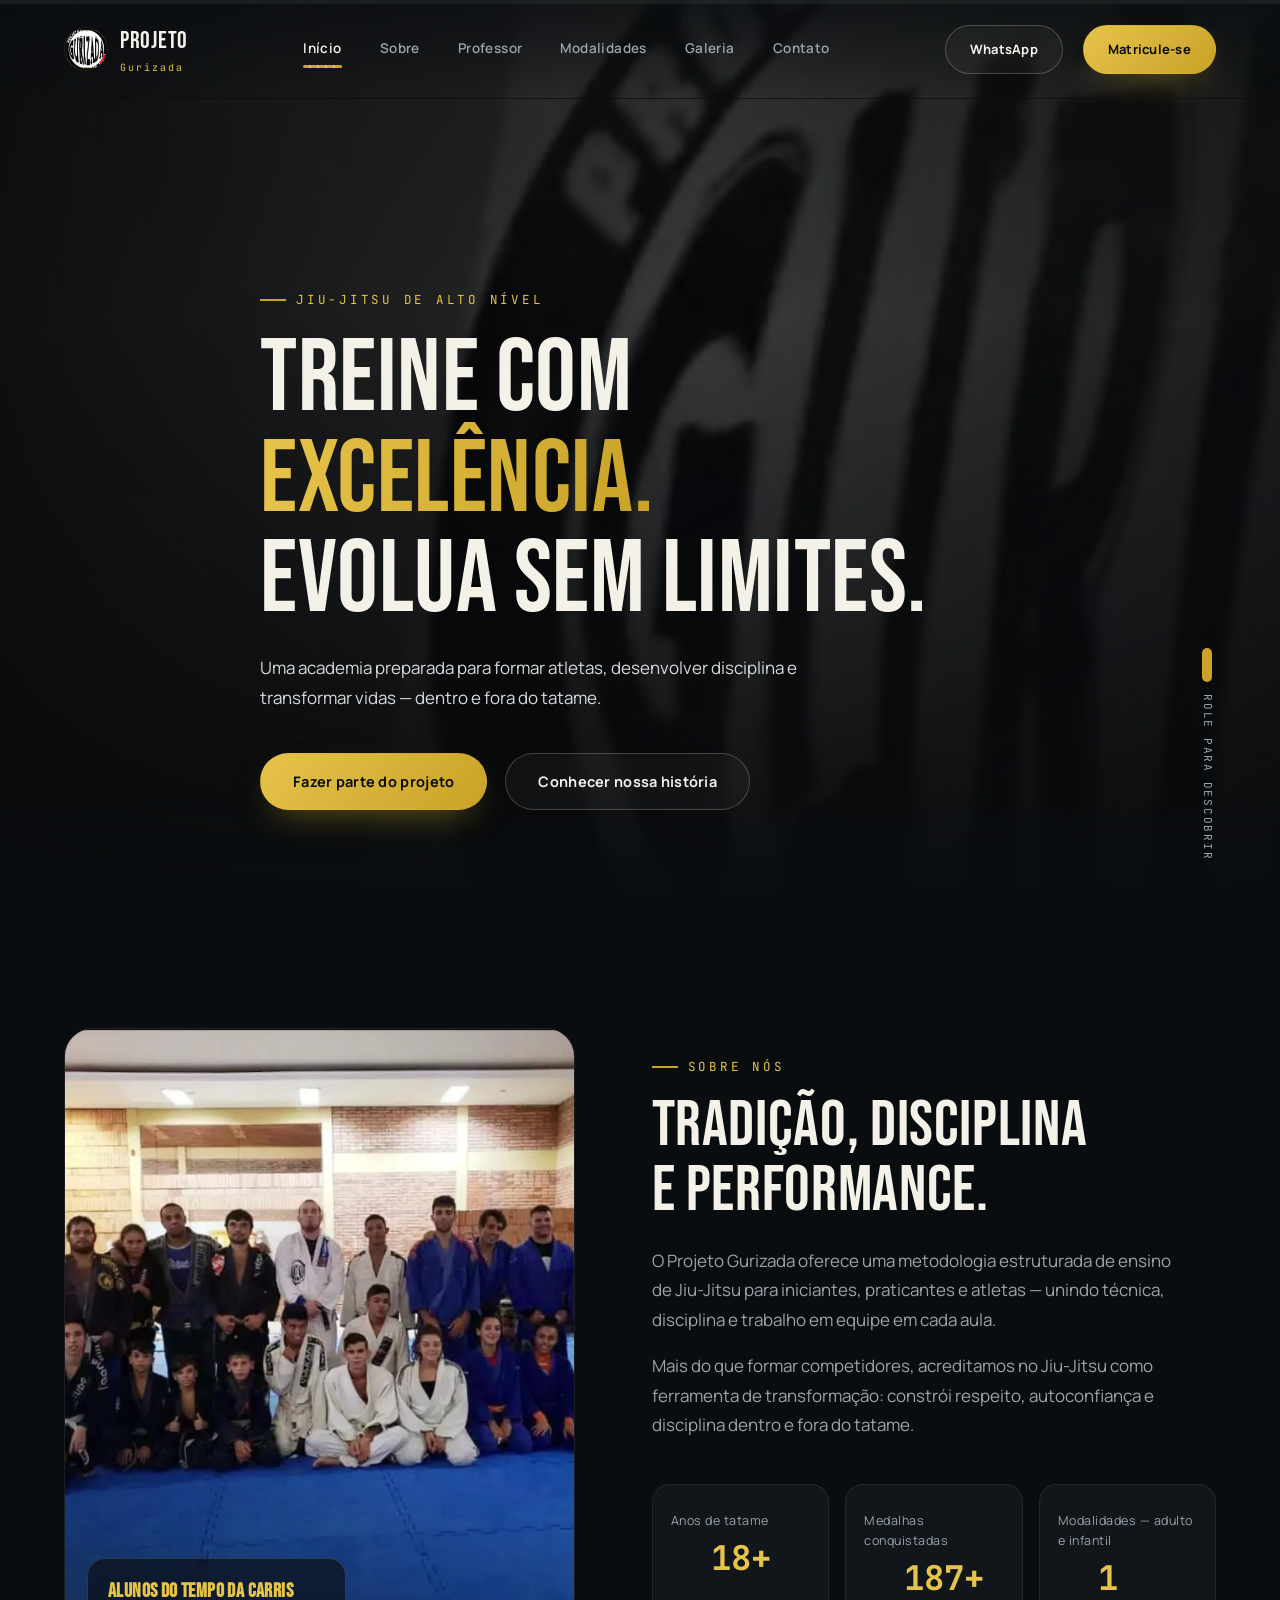
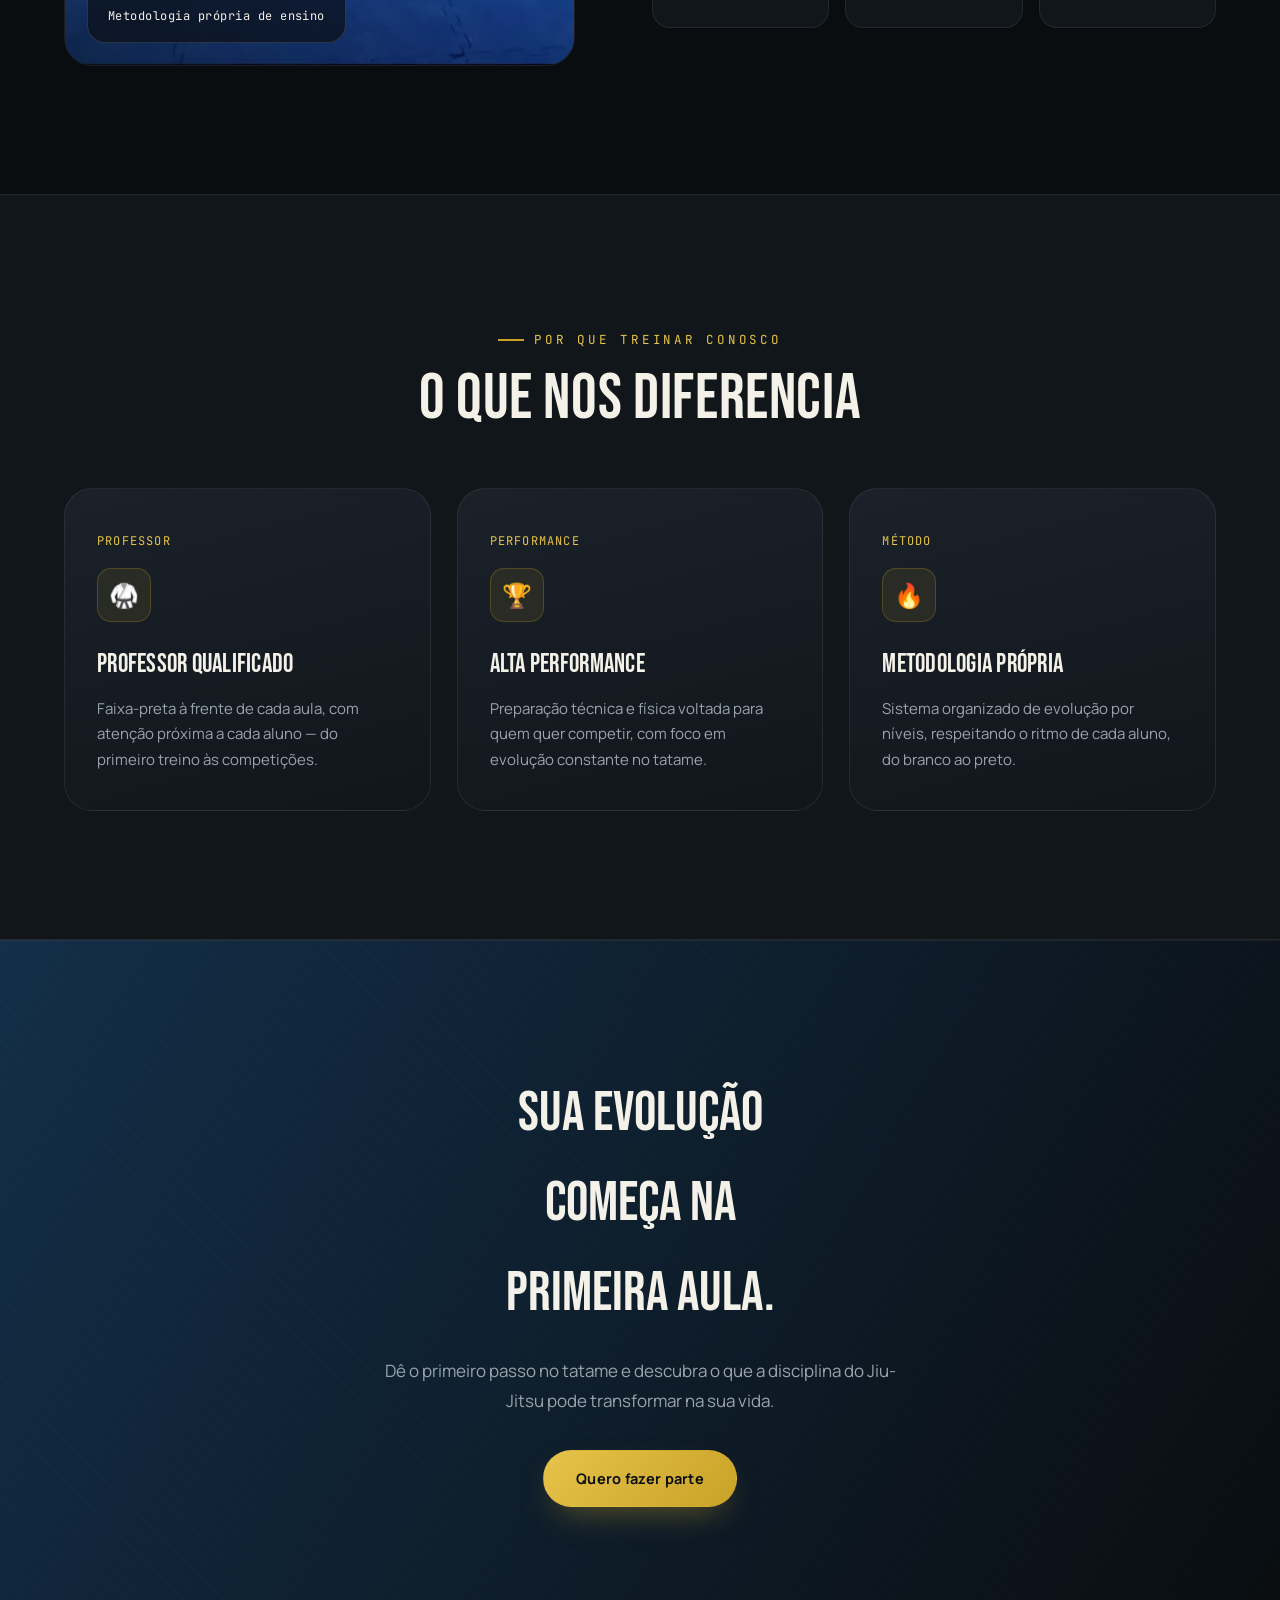
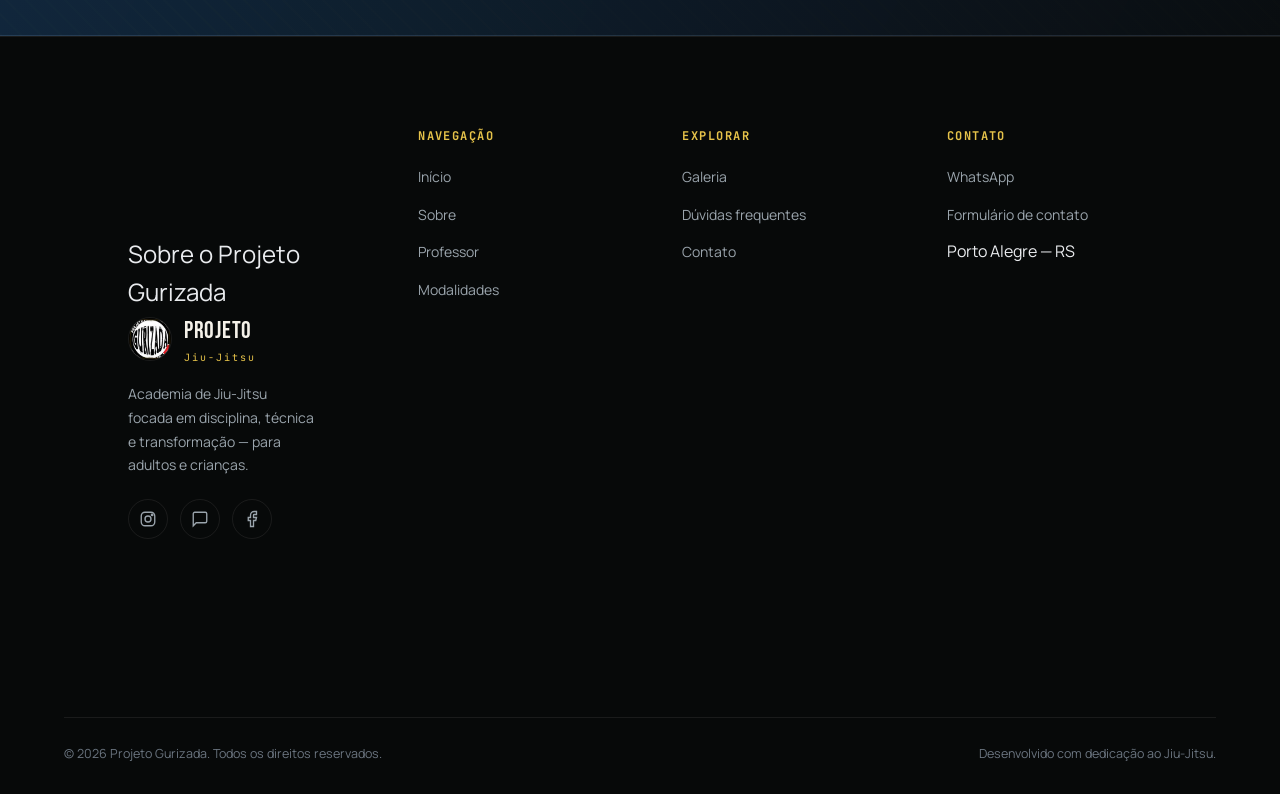
<file: index.html>
<!DOCTYPE html>
<html lang="pt-BR">
<head>
<meta charset="UTF-8">
<meta name="viewport" content="width=device-width, initial-scale=1.0">

<title>Projeto Gurizada | Academia de Jiu-Jitsu — Tradição, Disciplina e Alta Performance</title>

<meta name="description" content="Academia de Jiu-Jitsu em Porto Alegre. Aulas para adultos e crianças com professor faixa-preta. Metodologia estruturada, disciplina e evolução técnica em cada treino.">
<meta name="author" content="Projeto Gurizada">
<meta name="robots" content="index, follow">
<meta name="theme-color" content="#0a0d10">
<meta name="referrer" content="strict-origin-when-cross-origin">
<meta property="og:type" content="website">
<meta property="og:locale" content="pt_BR">
<meta property="og:site_name" content="Projeto Gurizada">
<meta property="og:title" content="Projeto Gurizada | Academia de Jiu-Jitsu em Porto Alegre">
<meta property="og:description" content="Academia de Jiu-Jitsu em Porto Alegre para adultos e crianças, com foco em disciplina, técnica, evolução e alta performance.">
<meta property="og:url" content="https://www.projetogurizada.com.br/">
<meta name="twitter:card" content="summary_large_image">
<meta name="twitter:title" content="Projeto Gurizada | Academia de Jiu-Jitsu em Porto Alegre">
<meta name="twitter:description" content="Jiu-Jitsu para adultos e crianças em Porto Alegre. Técnica, disciplina e evolução no tatame.">
<link rel="canonical" href="https://www.projetogurizada.com.br/">
<link rel="alternate" hreflang="pt-BR" href="https://www.projetogurizada.com.br/">
<link rel="alternate" hreflang="x-default" href="https://www.projetogurizada.com.br/">

<!-- Favicons -->
<link rel="icon" type="image/png" sizes="32x32" alt="Icone do Site" href="img/favicon-32.png">
<link rel="apple-touch-icon" sizes="180x180" alt="Icone do Site" href="img/apple-touch-icon.png">
<link rel="manifest" href="site.webmanifest">

<!-- Pré-Conexão & Fontes -->
<link rel="preconnect" href="https://fonts.googleapis.com">
<link rel="preconnect" href="https://fonts.gstatic.com" crossorigin>
<link href="https://fonts.googleapis.com/css2?family=Bebas+Neue&family=Manrope:wght@400;500;600;700;800&family=JetBrains+Mono:wght@400;500;700&display=swap" rel="stylesheet">

<link rel="stylesheet" href="css/style.css">

</head>

<body>
<!-- Conteúdo principal organizado em landmarks. -->

<a class="skip-link" href="#conteudo">Pular para o conteúdo</a>

<!-- Barra de Progresso da faixa -->
<div class="belt-progress" aria-hidden="true"><div class="belt-progress__fill"></div></div>

<!-- HEADER -->
<header class="header">
  <a class="brand" href="index.html" aria-label="Projeto Gurizada — início">
    <img src="img/logo.jpg" width="44" height="44" alt="Logo do Site" loading="eager">
    <span>PROJETO<br><small>Gurizada</small></span>
  </a>

  <nav class="nav-desktop" aria-label="Navegação principal">
    <a href="index.html" class="is-active">Início</a>
    <a href="pages/sobre.html">Sobre</a>
    <a href="pages/professor.html">Professor</a>
    <a href="pages/modalidades.html">Modalidades</a>
    <a href="pages/galeria.html">Galeria</a>
    <a href="pages/contato.html">Contato</a>
  </nav>

  <div class="header-actions">
    <a class="btn btn-ghost" href="https://wa.me/555185922422" target="_blank" rel="noopener noreferrer">WhatsApp</a>
    <a class="btn btn-primary" href="pages/contato.html">Matricule-se</a>
    <button class="menu-toggle" aria-label="Abrir menu" aria-expanded="false" aria-controls="nav-mobile">
      <span></span><span></span><span></span>
    </button>
  </div>
</header>

<div class="nav-scrim"></div>
<nav class="nav-mobile" id="nav-mobile" aria-label="Navegação mobile">
  <a href="index.html">Início</a>
  <a href="pages/sobre.html">Sobre</a>
  <a href="pages/professor.html">Professor</a>
  <a href="pages/modalidades.html">Modalidades</a>
  <a href="pages/galeria.html">Galeria</a>
  <a href="pages/contato.html">Contato</a>
  <a class="btn btn-primary btn-block" href="pages/contato.html">Matricule-se</a>
  <a class="btn btn-ghost btn-block" href="https://wa.me/555185922422" target="_blank" rel="noopener noreferrer" style="margin-top:10px;">Falar no WhatsApp</a>
</nav>

<main id="conteudo">

  <!-- HERO -->
  <section class="hero" id="inicio" aria-labelledby="hero-title">
    <div class="hero__media">
      <video autoplay muted loop playsinline poster="img/hero-poster.jpg" aria-hidden="true" alt="Poster da Página "title="Treino de Jiu-Jitsu no Projeto Gurizada">
        <source src="video/academia.webm" alt="Video de Apresentação da Páginas" type="video/webm">
        <source src="video/academia.mp4" alt="Video da Página" type="video/mp4">
      </video>
    </div>
    <div class="hero__scrim"></div>
    <div class="hero__grain"></div>

    <div class="container hero__content">
      <p class="eyebrow" data-reveal>Jiu-Jitsu de alto nível</p>
      <h1 id="hero-title" data-reveal data-reveal-delay="1">
        TREINE COM <span class="accent">EXCELÊNCIA.</span><br>
        EVOLUA SEM LIMITES.
      </h1>
      <p class="lede" data-reveal data-reveal-delay="2">
        Uma academia preparada para formar atletas, desenvolver disciplina
        e transformar vidas — dentro e fora do tatame.
      </p>
      <div class="hero__buttons" data-reveal data-reveal-delay="3">
        <a class="btn btn-primary" href="pages/contato.html">Fazer parte do projeto</a>
        <a class="btn btn-ghost" href="pages/sobre.html">Conhecer nossa história</a>
      </div>
    </div>

    <div class="hero__scroll" aria-hidden="true">
      <span class="knot"></span>
      Role para descobrir
    </div>
  </section>

  <!-- SOBRE -->
  <section class="sobre" id="sobre" aria-labelledby="sobre-title">
    <div class="container">
      <figure class="sobre__frame" data-reveal>
        <img src="img/foto1.jpg" srcset="img/foto1.webp" alt="Alunos do Projeto Gurizada reunidos após o treino de Jiu-Jitsu" loading="lazy" width="1100" height="857">
        <figcaption class="sobre__badge">
          <strong>Alunos Do Tempo da Carris</strong>
          Metodologia própria de ensino
        </figcaption>
      </figure>

      <div class="sobre__body" data-reveal data-reveal-delay="1">
        <p class="eyebrow">Sobre nós</p>
        <h2 class="title" id="sobre-title">Tradição, disciplina<br>e performance.</h2>
        <div class="sobre__text" style="margin-top:22px;">
          <p class="lede">
            O Projeto Gurizada oferece uma metodologia estruturada de ensino
            de Jiu-Jitsu para iniciantes, praticantes e atletas — unindo
            técnica, disciplina e trabalho em equipe em cada aula.
          </p>
          <p class="lede">
            Mais do que formar competidores, acreditamos no Jiu-Jitsu como
            ferramenta de transformação: constrói respeito, autoconfiança
            e disciplina dentro e fora do tatame.
          </p>
        </div>

        <dl class="stats" aria-label="Números do Projeto Gurizada">
          <div class="stats__item">
            <dt class="stats__label">Anos de tatame</dt>
            <dd class="stats__number" data-number="20" data-suffix="+">0</dd>
          </div>
          <div class="stats__item">
            <dt class="stats__label">Medalhas conquistadas</dt>
            <dd class="stats__number" data-number="200" data-suffix="+">0</dd>
          </div>
          <div class="stats__item">
            <dt class="stats__label">Modalidades — adulto e infantil</dt>
            <dd class="stats__number" data-number="2">0</dd>
          </div>
        </dl>
      </div>
    </div>
  </section>

  <!-- DIFERENCIAIS -->
  <section class="diferenciais" id="diferenciais" aria-labelledby="dif-title">
    <div class="container">
      <header class="section-head center">
        <p class="eyebrow" style="justify-content:center;">Por que treinar conosco</p>
        <h2 class="title" id="dif-title">O que nos diferencia</h2>
      </header>

      <div class="cards">
        <article class="card" data-reveal>
          <span class="card__index">PROFESSOR</span>
          <div class="card__icon" aria-hidden="true">🥋</div>
          <h3>Professor qualificado</h3>
          <p>Faixa-preta à frente de cada aula, com atenção próxima a cada aluno — do primeiro treino às competições.</p>
        </article>

        <article class="card" data-reveal data-reveal-delay="1">
          <span class="card__index">PERFORMANCE</span>
          <div class="card__icon" aria-hidden="true">🏆</div>
          <h3>Alta performance</h3>
          <p>Preparação técnica e física voltada para quem quer competir, com foco em evolução constante no tatame.</p>
        </article>

        <article class="card" data-reveal data-reveal-delay="2">
          <span class="card__index">MÉTODO</span>
          <div class="card__icon" aria-hidden="true">🔥</div>
          <h3>Metodologia própria</h3>
          <p>Sistema organizado de evolução por níveis, respeitando o ritmo de cada aluno, do branco ao preto.</p>
        </article>
      </div>
    </div>
  </section>

  <!-- CTA -->
  <section class="cta-banner" aria-labelledby="cta-title">
    <div class="container">
      <h2 id="cta-title" data-reveal>Sua evolução começa na primeira aula.</h2>
      <p class="lede" data-reveal data-reveal-delay="1">Dê o primeiro passo no tatame e descubra o que a disciplina do Jiu-Jitsu pode transformar na sua vida.</p>
      <a class="btn btn-primary" href="pages/contato.html" data-reveal data-reveal-delay="2">Quero fazer parte</a>
    </div>
  </section>

</main>

<!-- FOOTER -->
<footer class="site-footer">
  <div class="container">
    <div class="footer-grid">
      <section class="footer-brand" aria-labelledby="footer-brand-title">
        <h2 id="footer-brand-title" class="sr-only">Sobre o Projeto Gurizada</h2>
        <a class="brand" href="index.html">
          <img src="img/logo.jpg" width="44" height="44" alt="Logo do Site" loading="lazy">
          <span>PROJETO<br><small>Jiu-Jitsu</small></span>
        </a>
        <p>Academia de Jiu-Jitsu focada em disciplina, técnica e transformação — para adultos e crianças.</p>
        <nav class="footer-social" aria-label="Redes sociais">
          <a href="#" aria-label="Instagram do Projeto Gurizada" target="_blank" rel="noopener noreferrer">
            <svg width="18" height="18" viewBox="0 0 24 24" fill="none" stroke="currentColor" stroke-width="1.8"><rect x="3" y="3" width="18" height="18" rx="5"/><circle cx="12" cy="12" r="4"/><circle cx="17.5" cy="6.5" r="1"/></svg>
          </a>
          <a href="https://wa.me/555185922422" aria-label="WhatsApp do Projeto Gurizada" target="_blank" rel="noopener noreferrer">
            <svg width="18" height="18" viewBox="0 0 24 24" fill="none" stroke="currentColor" stroke-width="1.8"><path d="M21 15a2 2 0 0 1-2 2H7l-4 4V5a2 2 0 0 1 2-2h14a2 2 0 0 1 2 2z"/></svg>
          </a>
          <a href="#" aria-label="Facebook do Projeto Gurizada" target="_blank" rel="noopener noreferrer">
            <svg width="18" height="18" viewBox="0 0 24 24" fill="none" stroke="currentColor" stroke-width="1.8"><path d="M18 2h-3a5 5 0 0 0-5 5v3H7v4h3v8h4v-8h3l1-4h-4V7a1 1 0 0 1 1-1h3z"/></svg>
          </a>
        </nav>
      </section>

      <nav class="footer-col" aria-label="Navegação">
        <h5>Navegação</h5>
        <ul>
          <li><a href="index.html">Início</a></li>
          <li><a href="pages/sobre.html">Sobre</a></li>
          <li><a href="pages/professor.html">Professor</a></li>
          <li><a href="pages/modalidades.html">Modalidades</a></li>
        </ul>
      </nav>

      <nav class="footer-col" aria-label="Explorar">
        <h5>Explorar</h5>
        <ul>
          <li><a href="pages/galeria.html">Galeria</a></li>
          <li><a href="pages/contato.html#faq">Dúvidas frequentes</a></li>
          <li><a href="pages/contato.html">Contato</a></li>
        </ul>
      </nav>

      <address class="footer-col">
        <h5>Contato</h5>
        <ul>
          <li><a href="https://wa.me/555185922422" target="_blank" rel="noopener noreferrer">WhatsApp</a></li>
          <li><a href="pages/contato.html">Formulário de contato</a></li>
          <li>Porto Alegre — RS</li>
        </ul>
      </address>
    </div>

    <div class="footer-bottom">
      <span>© <span data-year>2026</span> Projeto Gurizada. Todos os direitos reservados.</span>
      <span class="legal">Desenvolvido com dedicação ao Jiu-Jitsu.</span>
    </div>
  </div>
</footer>

<button class="top-button" aria-label="Voltar ao topo">↑</button>

<script src="js/script.js" defer></script>
</body>
</html>
</file>
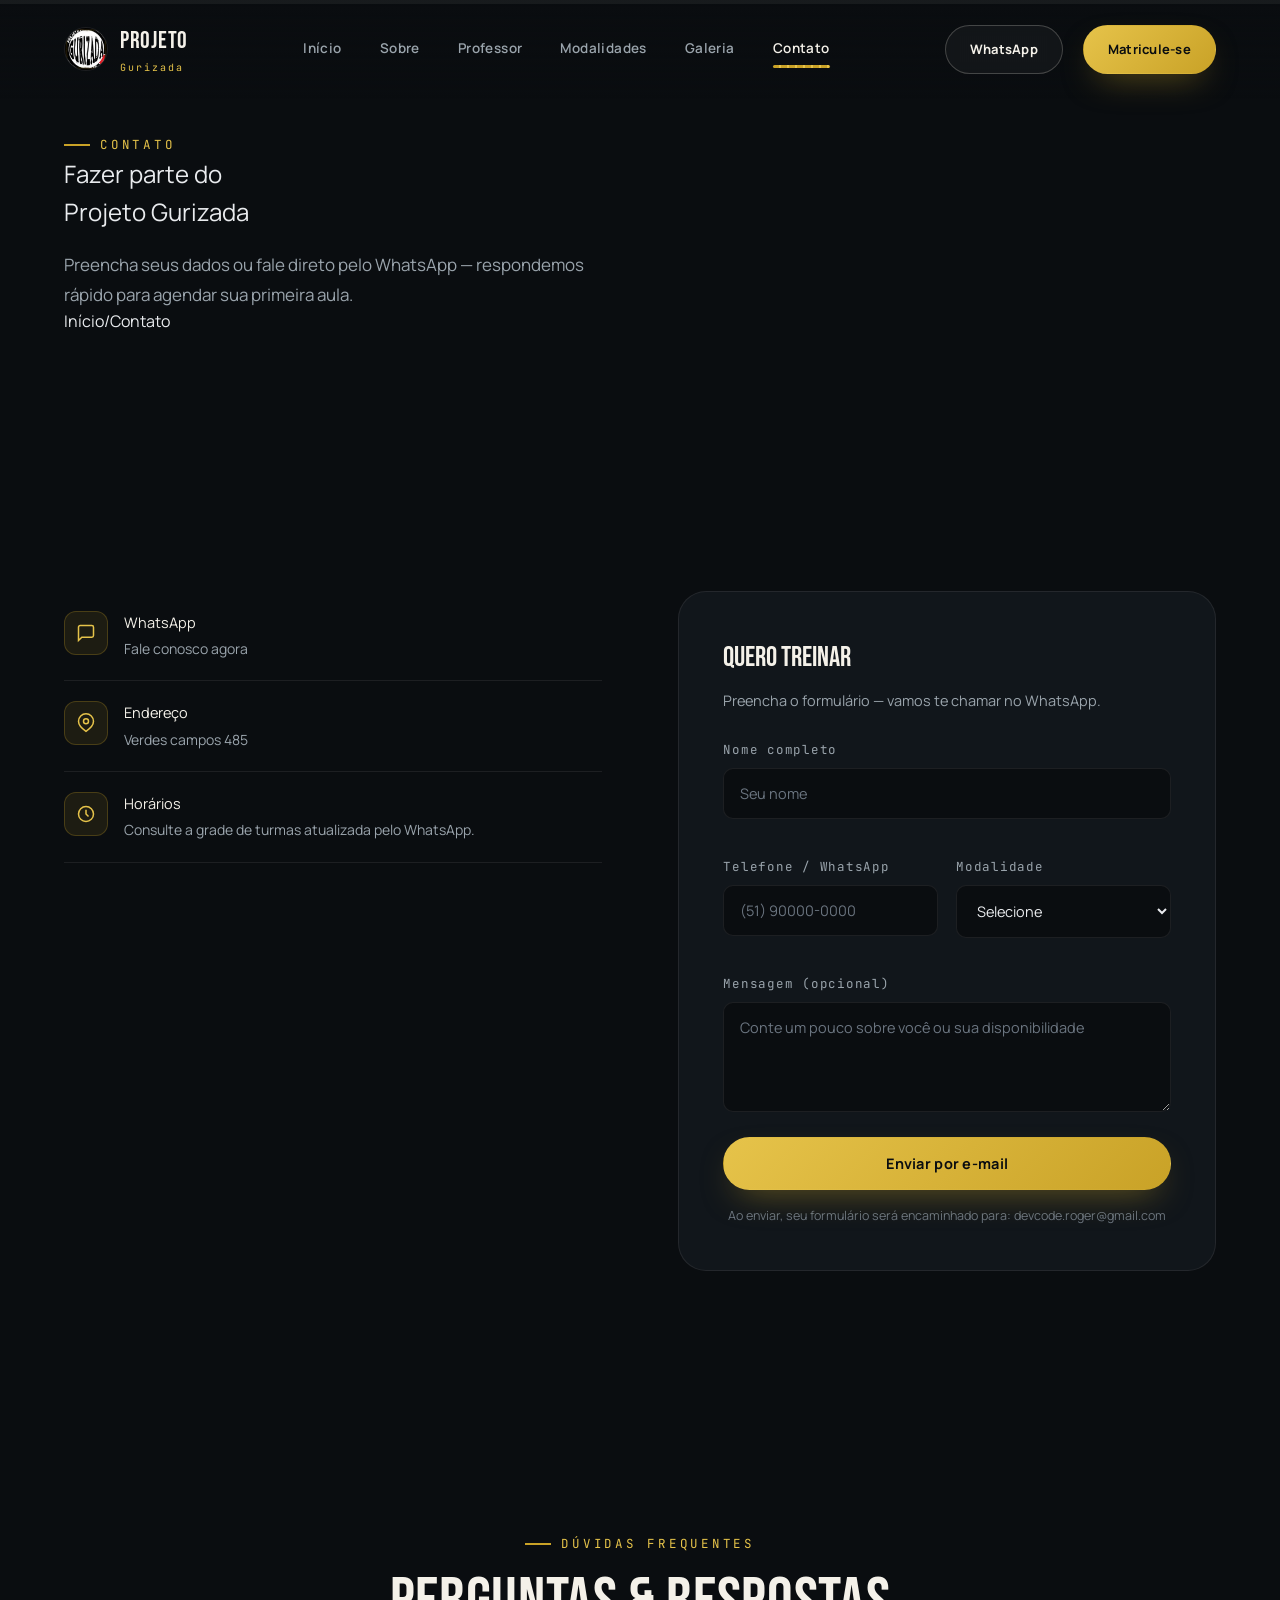
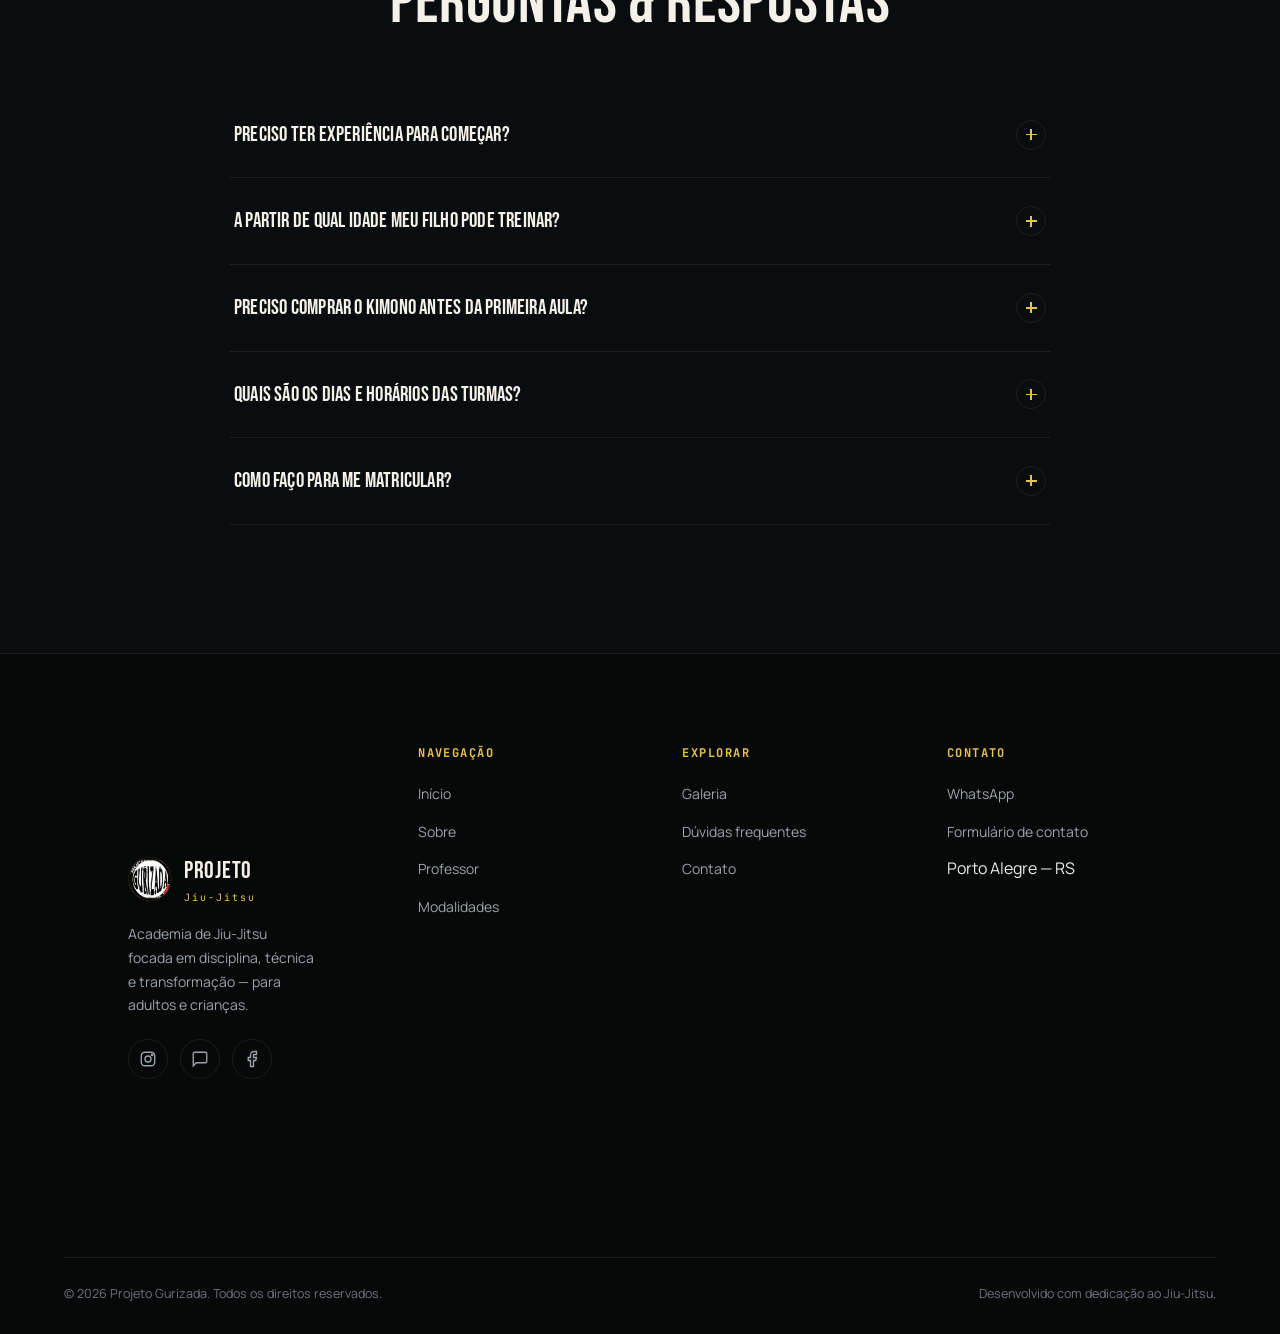
<file: pages/contato.html>
<!DOCTYPE html>
<html lang="pt-BR">
<head>
<meta charset="UTF-8">
<meta name="viewport" content="width=device-width, initial-scale=1.0">
<title>Contato | Projeto Gurizada — Matricule-se e Tire Suas Dúvidas</title>
<meta name="description" content="Fale com o Projeto Gurizada pelo WhatsApp ou pelo formulário, e confira as dúvidas mais frequentes sobre as turmas de Jiu-Jitsu adulto e infantil.">
<meta name="author" content="Projeto Gurizada">
<meta name="robots" content="index, follow">
<meta name="theme-color" content="#0a0d10">
<link rel="canonical" href="https://www.projetogurizada.com.br/pages/contato.html">

<!-- Favicons -->
<link rel="icon" type="image/png" sizes="32x32" href="../img/favicon-32.png">
<link rel="apple-touch-icon" sizes="180x180" href="../img/apple-touch-icon.png">
<link rel="manifest" href="../site.webmanifest">

<!-- Open Graph -->
<meta property="og:type" content="website">
<meta property="og:site_name" content="Projeto Gurizada">
<meta property="og:title" content="Contato | Projeto Gurizada">
<meta property="og:description" content="Fale com o Projeto Gurizada pelo WhatsApp ou pelo formulário e agende sua primeira aula de Jiu-Jitsu.">
<meta property="og:image" content="https://www.projetogurizada.com.br/img/og-cover.jpg">
<meta property="og:url" content="https://www.projetogurizada.com.br/pages/contato.html">
<meta property="og:locale" content="pt_BR">

<!-- Preconnects & fonts -->
<link rel="preconnect" href="https://fonts.googleapis.com">
<link rel="preconnect" href="https://fonts.gstatic.com" crossorigin>
<link href="https://fonts.googleapis.com/css2?family=Bebas+Neue&family=Manrope:wght@400;500;600;700;800&family=JetBrains+Mono:wght@400;500;700&display=swap" rel="stylesheet">

<link rel="stylesheet" href="../css/style.css">

</head>

<body class="subpage">

<a class="skip-link" href="#conteudo">Pular para o conteúdo</a>

<!-- Belt progress bar -->
<div class="belt-progress" aria-hidden="true"><div class="belt-progress__fill"></div></div>

<!-- HEADER -->
<header class="header active">
  <a class="brand" href="../index.html" aria-label="Projeto Gurizada — início">
    <img src="../img/logo.jpg" width="44" height="44" alt="" loading="eager">
    <span>PROJETO<br><small>Gurizada</small></span>
  </a>

  <nav class="nav-desktop" aria-label="Navegação principal">
    <a href="../index.html">Início</a>
    <a href="sobre.html">Sobre</a>
    <a href="professor.html">Professor</a>
    <a href="modalidades.html">Modalidades</a>
    <a href="galeria.html">Galeria</a>
    <a href="contato.html" class="is-active">Contato</a>
  </nav>

  <div class="header-actions">
    <a class="btn btn-ghost" href="https://wa.me/555185922422" target="_blank" rel="noopener">WhatsApp</a>
    <a class="btn btn-primary" href="#contato">Matricule-se</a>
    <button class="menu-toggle" aria-label="Abrir menu" aria-expanded="false" aria-controls="nav-mobile">
      <span></span><span></span><span></span>
    </button>
  </div>
</header>

<div class="nav-scrim"></div>
<nav class="nav-mobile" id="nav-mobile" aria-label="Navegação mobile">
  <a href="../index.html">Início</a>
  <a href="sobre.html">Sobre</a>
  <a href="professor.html">Professor</a>
  <a href="modalidades.html">Modalidades</a>
  <a href="galeria.html">Galeria</a>
  <a href="#faq">FAQ</a>
  <a href="contato.html">Contato</a>
  <a class="btn btn-primary btn-block" href="#contato">Matricule-se</a>
  <a class="btn btn-ghost btn-block" href="https://wa.me/555185922422" target="_blank" rel="noopener" style="margin-top:10px;">Falar no WhatsApp</a>
</nav>

<main id="conteudo">

  <!-- PAGE BANNER -->
  <section class="page-banner">
    <div class="container">
      <p class="eyebrow">Contato</p>
      <h1 class="title">Fazer parte do<br>Projeto Gurizada</h1>
      <p class="lede">Preencha seus dados ou fale direto pelo WhatsApp — respondemos rápido para agendar sua primeira aula.</p>
      <p class="breadcrumb"><a href="../index.html">Início</a><span class="sep">/</span><span class="current">Contato</span></p>
    </div>
  </section>

  <!-- CONTATO -->
  <section class="contato" id="contato" aria-labelledby="contato-title">
    <div class="container">
      <div data-reveal>
        <h2 class="sr-only" id="contato-title" style="position:absolute;width:1px;height:1px;overflow:hidden;">Informações de contato</h2>

        <address style="margin-top:0;">
          <div class="contato-info__item">
            <span class="contato-info__icon" aria-hidden="true">
              <svg width="20" height="20" viewBox="0 0 24 24" fill="none" stroke="currentColor" stroke-width="1.8"><path d="M21 15a2 2 0 0 1-2 2H7l-4 4V5a2 2 0 0 1 2-2h14a2 2 0 0 1 2 2z"/></svg>
            </span>
            <div>
              <h4>WhatsApp</h4>
              <p><a href="https://wa.me/555185922422" target="_blank" rel="noopener">Fale conosco agora</a></p>
            </div>
          </div>

          <div class="contato-info__item">
            <span class="contato-info__icon" aria-hidden="true">
              <svg width="20" height="20" viewBox="0 0 24 24" fill="none" stroke="currentColor" stroke-width="1.8"><path d="M21 10c0 6-9 12-9 12S3 16 3 10a9 9 0 0 1 18 0z"/><circle cx="12" cy="10" r="3"/></svg>
            </span>
            <div>
              <h4>Endereço</h4>
              <p>Verdes campos 485<br><!-- TODO: Endereço da Academia --></p>
            </div>
          </div>

          <div class="contato-info__item">
            <span class="contato-info__icon" aria-hidden="true">
              <svg width="20" height="20" viewBox="0 0 24 24" fill="none" stroke="currentColor" stroke-width="1.8"><circle cx="12" cy="12" r="9"/><path d="M12 7v5l3 3"/></svg>
            </span>
            <div>
              <h4>Horários</h4>
              <p>Consulte a grade de turmas atualizada pelo WhatsApp.</p>
            </div>
          </div>
        </address>

      </div>

      <div class="form-card" data-reveal data-reveal-delay="1">
        <h3>Quero treinar</h3>
        <p>Preencha o formulário — vamos te chamar no WhatsApp.</p>

        <form id="contato-form" data-email="devcode.roger@gmail.com" novalidate>
          <div class="field">
            <label for="nome">Nome completo</label>
            <input type="text" id="nome" name="nome" placeholder="Seu nome" data-required autocomplete="name">
            <p class="field__msg"></p>
          </div>

          <div class="field-row">
            <div class="field">
              <label for="telefone">Telefone / WhatsApp</label>
              <input type="tel" id="telefone" name="telefone" placeholder="(51) 90000-0000" data-required autocomplete="tel">
              <p class="field__msg"></p>
            </div>
            <div class="field">
              <label for="modalidade">Modalidade</label>
              <select id="modalidade" name="modalidade">
                <option value="">Selecione</option>
                <option value="Adulto">Adulto</option>
                <option value="Infantil">Infantil</option>
                <option value="Ainda não sei">Ainda não sei</option>
              </select>
            </div>
          </div>

          <div class="field">
            <label for="mensagem">Mensagem (opcional)</label>
            <textarea id="mensagem" name="mensagem" placeholder="Conte um pouco sobre você ou sua disponibilidade"></textarea>
          </div>

          <button class="btn btn-primary btn-block" type="submit">Enviar por e-mail</button>
          <p class="form-note">Ao enviar, seu formulário será encaminhado para: devcode.roger@gmail.com</p>
          <p class="form-status" role="status"></p>
        </form>
      </div>
    </div>
  </section>

  <!-- FAQ -->
  <section class="faq" id="faq" aria-labelledby="faq-title">
    <div class="container">
      <header class="section-head center">
        <p class="eyebrow" style="justify-content:center;">Dúvidas frequentes</p>
        <h2 class="title" id="faq-title">Perguntas &amp; respostas</h2>
      </header>

      <div class="faq-list">
        <details class="faq-item" data-reveal>
          <summary>Preciso ter experiência para começar?<span class="plus" aria-hidden="true"></span></summary>
          <p>Não. As turmas recebem alunos de todos os níveis, do primeiro treino até quem já compete. A metodologia se adapta ao seu ponto de partida.</p>
        </details>
        <details class="faq-item" data-reveal>
          <summary>A partir de qual idade meu filho pode treinar?<span class="plus" aria-hidden="true"></span></summary>
          <p>A partir de 6 anos.</p>
        </details>
        <details class="faq-item" data-reveal>
          <summary>Preciso comprar o kimono antes da primeira aula?<span class="plus" aria-hidden="true"></span></summary>
          <p>Não é necessário. Você pode fazer as primeiras aulas com roupa esportiva confortável enquanto decide seguir no projeto.</p>
        </details>
        <details class="faq-item" data-reveal>
          <summary>Quais são os dias e horários das turmas?<span class="plus" aria-hidden="true"></span></summary>
          <p>Os horários variam por turma e podem ser atualizados. Entre em contato pelo WhatsApp para receber a grade mais recente.</p>
        </details>
        <details class="faq-item" data-reveal>
          <summary>Como faço para me matricular?<span class="plus" aria-hidden="true"></span></summary>
          <p>Preencha o formulário de contato ou fale direto pelo WhatsApp.</p>
        </details>
      </div>
    </div>
  </section>

</main>

<!-- FOOTER -->
<footer class="site-footer">
  <div class="container">
    <div class="footer-grid">
      <section class="footer-brand" aria-label="Sobre o Projeto Gurizada">
        <a class="brand" href="../index.html">
          <img src="../img/logo.jpg" width="44" height="44" alt="" loading="lazy">
          <span>PROJETO<br><small>Jiu-Jitsu</small></span>
        </a>
        <p>Academia de Jiu-Jitsu focada em disciplina, técnica e transformação — para adultos e crianças.</p>
        <nav class="footer-social" aria-label="Redes sociais">
          <a href="#" aria-label="Instagram do Projeto Gurizada" target="_blank" rel="noopener">
            <svg width="18" height="18" viewBox="0 0 24 24" fill="none" stroke="currentColor" stroke-width="1.8"><rect x="3" y="3" width="18" height="18" rx="5"/><circle cx="12" cy="12" r="4"/><circle cx="17.5" cy="6.5" r="1"/></svg>
          </a>
          <a href="https://wa.me/555185922422" aria-label="WhatsApp do Projeto Gurizada" target="_blank" rel="noopener">
            <svg width="18" height="18" viewBox="0 0 24 24" fill="none" stroke="currentColor" stroke-width="1.8"><path d="M21 15a2 2 0 0 1-2 2H7l-4 4V5a2 2 0 0 1 2-2h14a2 2 0 0 1 2 2z"/></svg>
          </a>
          <a href="#" aria-label="Facebook do Projeto Gurizada" target="_blank" rel="noopener">
            <svg width="18" height="18" viewBox="0 0 24 24" fill="none" stroke="currentColor" stroke-width="1.8"><path d="M18 2h-3a5 5 0 0 0-5 5v3H7v4h3v8h4v-8h3l1-4h-4V7a1 1 0 0 1 1-1h3z"/></svg>
          </a>
        </nav>
      </section>

      <nav class="footer-col" aria-label="Navegação">
        <h5>Navegação</h5>
        <ul>
          <li><a href="../index.html">Início</a></li>
          <li><a href="sobre.html">Sobre</a></li>
          <li><a href="professor.html">Professor</a></li>
          <li><a href="modalidades.html">Modalidades</a></li>
        </ul>
      </nav>

      <nav class="footer-col" aria-label="Explorar">
        <h5>Explorar</h5>
        <ul>
          <li><a href="galeria.html">Galeria</a></li>
          <li><a href="#faq">Dúvidas frequentes</a></li>
          <li><a href="contato.html">Contato</a></li>
        </ul>
      </nav>

      <address class="footer-col">
        <h5>Contato</h5>
        <ul>
          <li><a href="https://wa.me/555185922422" target="_blank" rel="noopener">WhatsApp</a></li>
          <li><a href="contato.html">Formulário de contato</a></li>
          <li>Porto Alegre — RS</li>
        </ul>
      </address>
    </div>

    <div class="footer-bottom">
      <span>© <span data-year>2026</span> Projeto Gurizada. Todos os direitos reservados.</span>
      <span class="legal">Desenvolvido com dedicação ao Jiu-Jitsu.</span>
    </div>
  </div>
</footer>

<button class="top-button" aria-label="Voltar ao topo">↑</button>

<script src="../js/script.js" defer></script>
</body>
</html>
</file>
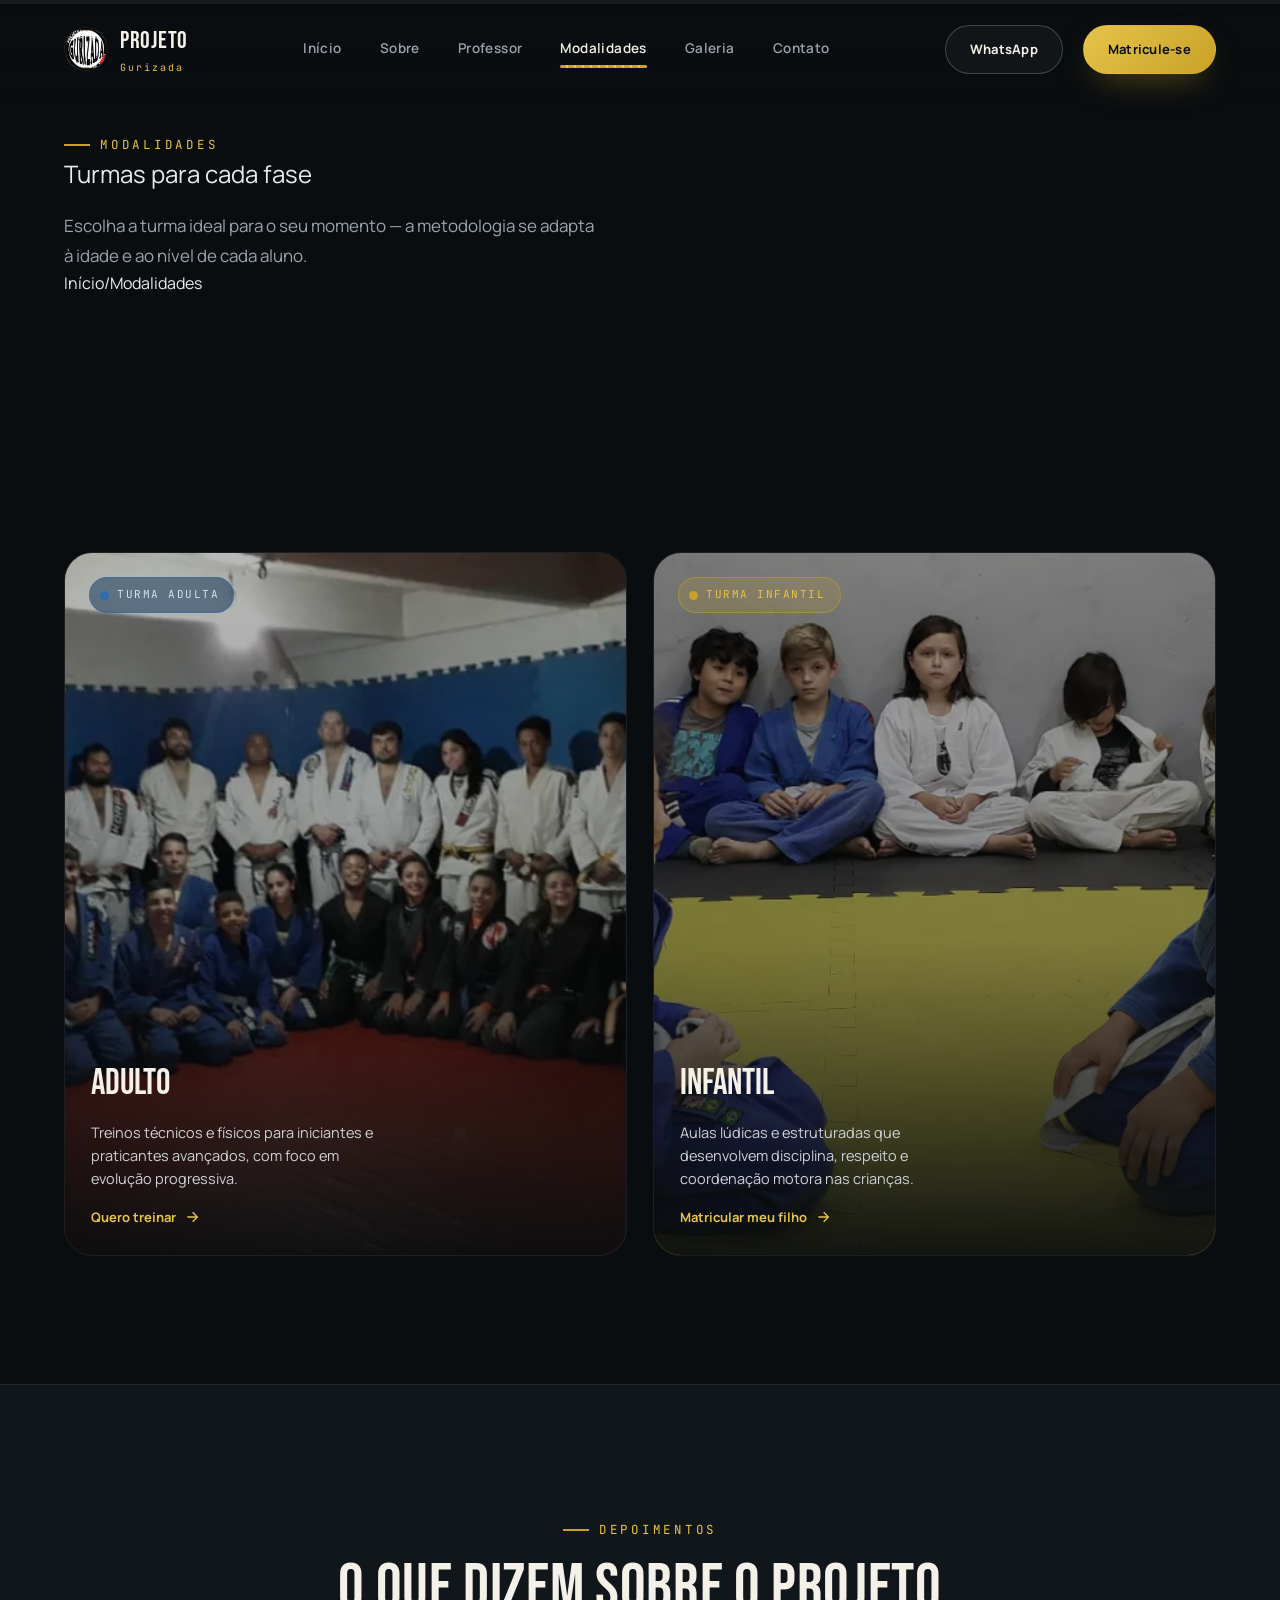
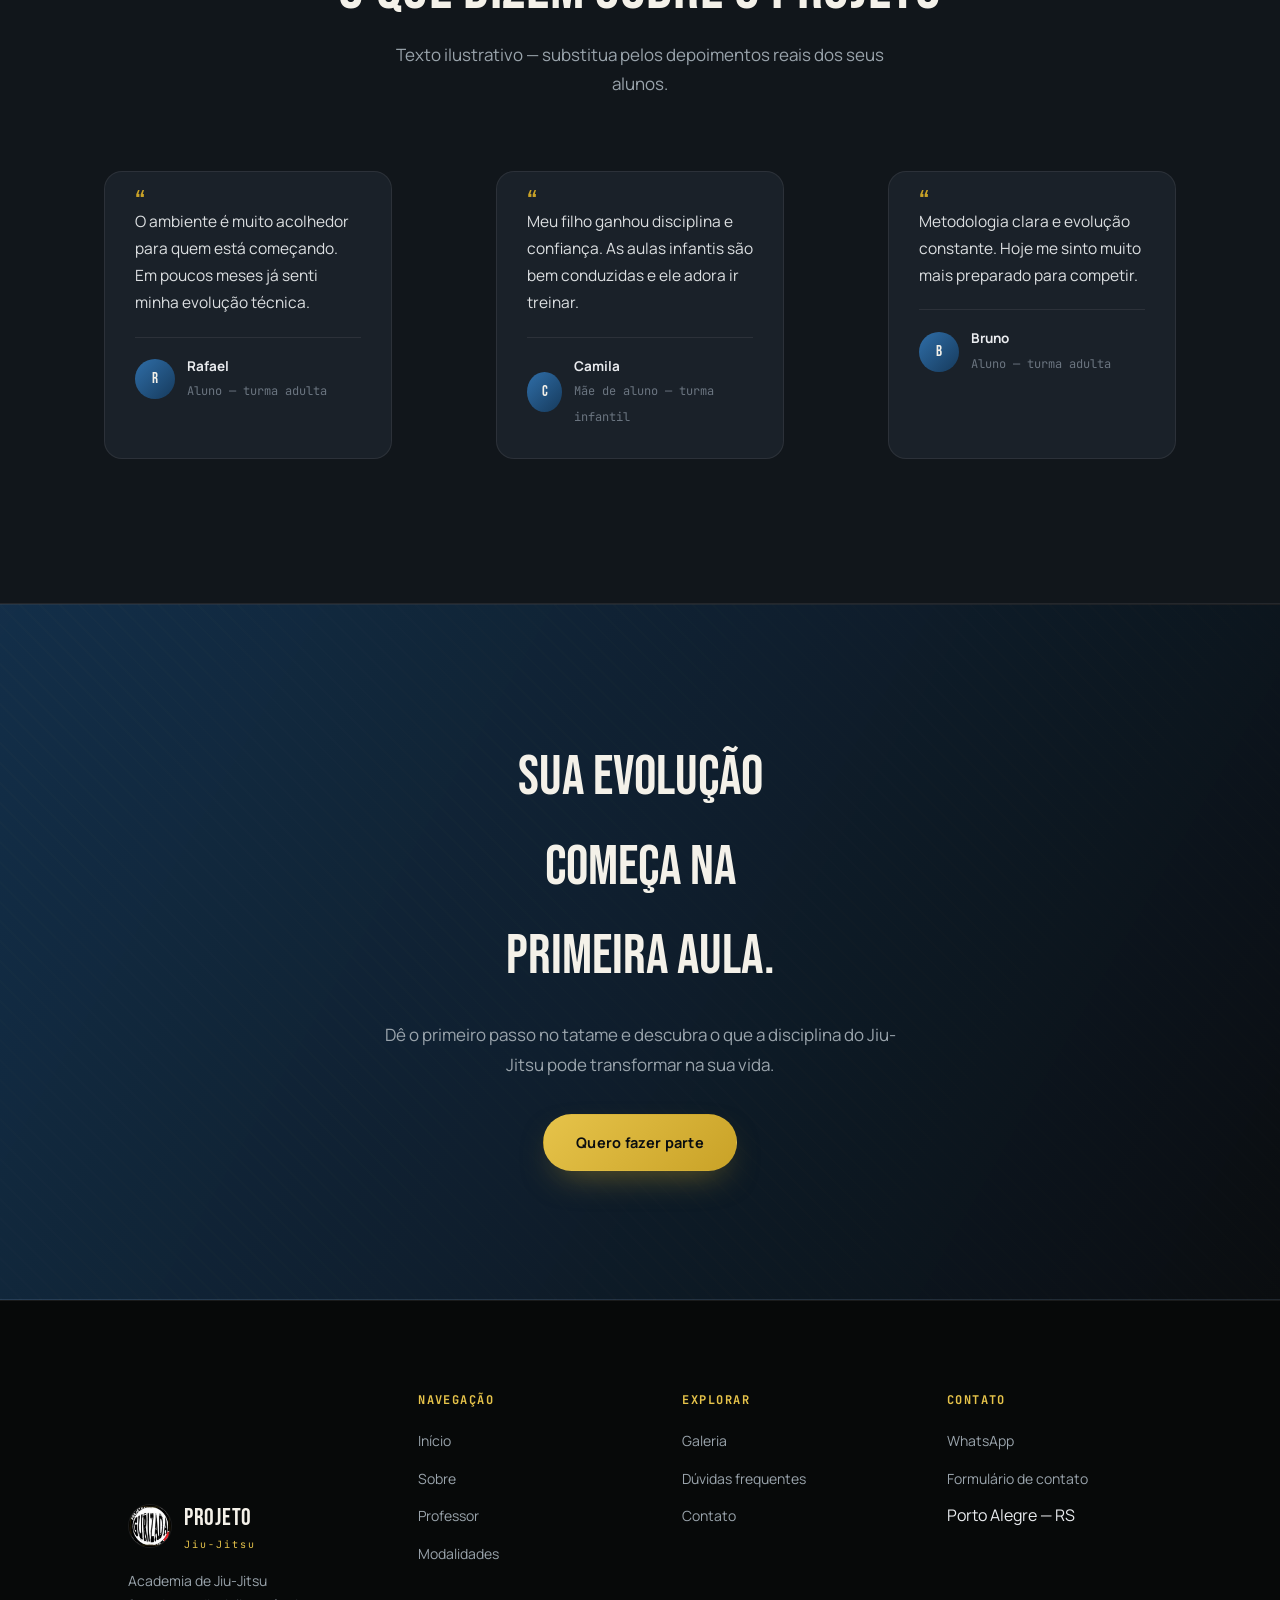
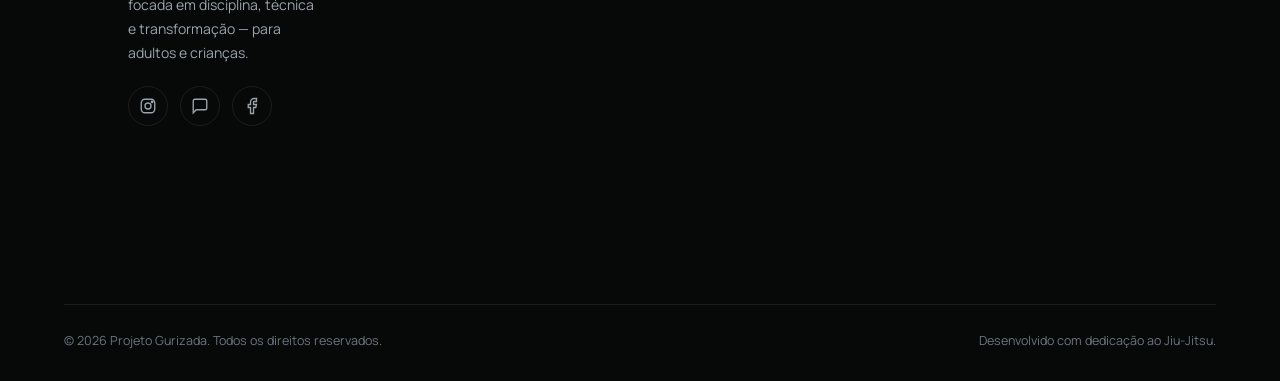
<file: pages/modalidades.html>
<!DOCTYPE html>
<html lang="pt-BR">
<head>
<meta charset="UTF-8">
<meta name="viewport" content="width=device-width, initial-scale=1.0">
<title>Modalidades | Projeto Gurizada — Turmas Adulto e Infantil de Jiu-Jitsu</title>
<meta name="description" content="Conheça as turmas do Projeto Gurizada: Jiu-Jitsu adulto para iniciantes e competidores, e turma infantil a partir de 6 anos, com metodologia própria de ensino.">
<meta name="author" content="Projeto Gurizada">
<meta name="robots" content="index, follow">
<meta name="theme-color" content="#0a0d10">
<link rel="canonical" href="https://www.projetogurizada.com.br/pages/modalidades.html">

<!-- Favicons -->
<link rel="icon" type="image/png" sizes="32x32" href="../img/favicon-32.png">
<link rel="apple-touch-icon" sizes="180x180" href="../img/apple-touch-icon.png">
<link rel="manifest" href="../site.webmanifest">

<!-- Open Graph -->
<meta property="og:type" content="website">
<meta property="og:site_name" content="Projeto Gurizada">
<meta property="og:title" content="Modalidades | Projeto Gurizada">
<meta property="og:description" content="Turmas Adulto e Infantil de Jiu-Jitsu, com metodologia própria de evolução por níveis.">
<meta property="og:image" content="https://www.projetogurizada.com.br/img/og-cover.jpg">
<meta property="og:url" content="https://www.projetogurizada.com.br/pages/modalidades.html">
<meta property="og:locale" content="pt_BR">

<!-- Preconnects & fonts -->
<link rel="preconnect" href="https://fonts.googleapis.com">
<link rel="preconnect" href="https://fonts.gstatic.com" crossorigin>
<link href="https://fonts.googleapis.com/css2?family=Bebas+Neue&family=Manrope:wght@400;500;600;700;800&family=JetBrains+Mono:wght@400;500;700&display=swap" rel="stylesheet">

<link rel="stylesheet" href="../css/style.css">

</head>

<body class="subpage">

<a class="skip-link" href="#conteudo">Pular para o conteúdo</a>

<!-- Barra de progresso da faixa -->
<div class="belt-progress" aria-hidden="true"><div class="belt-progress__fill"></div></div>

<!-- CABEÇALHO -->
<header class="header active">
  <a class="brand" href="../index.html" aria-label="Projeto Gurizada — início">
    <img src="../img/logo.jpg" width="44" height="44" alt="" loading="eager">
    <span>PROJETO<br><small>Gurizada</small></span>
  </a>

  <nav class="nav-desktop" aria-label="Navegação principal">
    <a href="../index.html">Início</a>
    <a href="sobre.html">Sobre</a>
    <a href="professor.html">Professor</a>
    <a href="modalidades.html" class="is-active">Modalidades</a>
    <a href="galeria.html">Galeria</a>
    <a href="contato.html">Contato</a>
  </nav>

  <div class="header-actions">
    <a class="btn btn-ghost" href="https://wa.me/555185922422" target="_blank" rel="noopener">WhatsApp</a>
    <a class="btn btn-primary" href="contato.html">Matricule-se</a>
    <button class="menu-toggle" aria-label="Abrir menu" aria-expanded="false" aria-controls="nav-mobile">
      <span></span><span></span><span></span>
    </button>
  </div>
</header>

<div class="nav-scrim"></div>
<nav class="nav-mobile" id="nav-mobile" aria-label="Navegação mobile">
  <a href="../index.html">Início</a>
  <a href="sobre.html">Sobre</a>
  <a href="professor.html">Professor</a>
  <a href="modalidades.html">Modalidades</a>
  <a href="galeria.html">Galeria</a>
  <a href="contato.html">Contato</a>
  <a class="btn btn-primary btn-block" href="contato.html">Matricule-se</a>
  <a class="btn btn-ghost btn-block" href="https://wa.me/555185922422" target="_blank" rel="noopener" style="margin-top:10px;">Falar no WhatsApp</a>
</nav>

<main id="conteudo">

  <!-- BANNER DA PÁGINA -->
  <section class="page-banner">
    <div class="container">
      <p class="eyebrow">Modalidades</p>
      <h1 class="title">Turmas para cada fase</h1>
      <p class="lede">Escolha a turma ideal para o seu momento — a metodologia se adapta à idade e ao nível de cada aluno.</p>
      <p class="breadcrumb"><a href="../index.html">Início</a><span class="sep">/</span><span class="current">Modalidades</span></p>
    </div>
  </section>

  <!-- MODALIDADES -->
  <section class="modalidades" id="modalidades" aria-labelledby="mod-title">
    <div class="container">
      <h2 class="sr-only" id="mod-title" style="position:absolute;width:1px;height:1px;overflow:hidden;">Nossas turmas</h2>

      <div class="modalidades-grid">
        <a class="mod-card mod-card--adulto" href="contato.html" data-reveal>
          <img src="../img/adulto.jpg" srcset="../img/adulto.webp" alt="Turma adulta treinando Jiu-Jitsu no tatame" loading="lazy" width="1100" height="625">
          <div class="mod-card__scrim"></div>
          <span class="mod-card__belt"><span class="dot"></span>Turma adulta</span>
          <div class="mod-card__body">
            <h3>Adulto</h3>
            <p>Treinos técnicos e físicos para iniciantes e praticantes avançados, com foco em evolução progressiva.</p>
            <span class="mod-card__link">Quero treinar
              <svg width="16" height="16" viewBox="0 0 24 24" fill="none" stroke="currentColor" stroke-width="2"><path d="M5 12h14M13 5l7 7-7 7"/></svg>
            </span>
          </div>
        </a>

        <a class="mod-card mod-card--infantil" href="contato.html" data-reveal data-reveal-delay="1">
          <img src="../img/infantil.jpg" srcset="../img/infantil.webp" alt="Crianças treinando Jiu-Jitsu em turma infantil" loading="lazy" width="1200" height="1048">
          <div class="mod-card__scrim"></div>
          <span class="mod-card__belt"><span class="dot"></span>Turma infantil</span>
          <div class="mod-card__body">
            <h3>Infantil</h3>
            <p>Aulas lúdicas e estruturadas que desenvolvem disciplina, respeito e coordenação motora nas crianças.</p>
            <span class="mod-card__link">Matricular meu filho
              <svg width="16" height="16" viewBox="0 0 24 24" fill="none" stroke="currentColor" stroke-width="2"><path d="M5 12h14M13 5l7 7-7 7"/></svg>
            </span>
          </div>
        </a>
      </div>
    </div>
  </section>

  <!-- DEPOIMENTOS -->
  <section class="depoimentos" id="depoimentos" aria-labelledby="dep-title">
    <div class="container">
      <header class="section-head center">
        <p class="eyebrow" style="justify-content:center;">Depoimentos</p>
        <h2 class="title" id="dep-title">O que dizem sobre o projeto</h2>
        <p class="lede">Texto ilustrativo — substitua pelos depoimentos reais dos seus alunos.</p>
      </header>

      <div class="depoimentos-grid">
        <blockquote class="testimonial" data-reveal>
          <p class="testimonial__quote">O ambiente é muito acolhedor para quem está começando. Em poucos meses já senti minha evolução técnica.</p>
          <footer class="testimonial__who">
            <span class="testimonial__avatar" aria-hidden="true">R</span>
            <span>
              <span class="testimonial__name" style="display:block;">Rafael</span>
              <span class="testimonial__belt">Aluno — turma adulta</span>
            </span>
          </footer>
        </blockquote>

        <blockquote class="testimonial" data-reveal data-reveal-delay="1">
          <p class="testimonial__quote">Meu filho ganhou disciplina e confiança. As aulas infantis são bem conduzidas e ele adora ir treinar.</p>
          <footer class="testimonial__who">
            <span class="testimonial__avatar" aria-hidden="true">C</span>
            <span>
              <span class="testimonial__name" style="display:block;">Camila</span>
              <span class="testimonial__belt">Mãe de aluno — turma infantil</span>
            </span>
          </footer>
        </blockquote>

        <blockquote class="testimonial" data-reveal data-reveal-delay="2">
          <p class="testimonial__quote">Metodologia clara e evolução constante. Hoje me sinto muito mais preparado para competir.</p>
          <footer class="testimonial__who">
            <span class="testimonial__avatar" aria-hidden="true">B</span>
            <span>
              <span class="testimonial__name" style="display:block;">Bruno</span>
              <span class="testimonial__belt">Aluno — turma adulta</span>
            </span>
          </footer>
        </blockquote>
      </div>
    </div>
  </section>

  <!-- CTA (Chamada para Ação) -->
  <section class="cta-banner" aria-labelledby="cta-title">
    <div class="container">
      <h2 id="cta-title" data-reveal>Sua evolução começa na primeira aula.</h2>
      <p class="lede" data-reveal data-reveal-delay="1">Dê o primeiro passo no tatame e descubra o que a disciplina do Jiu-Jitsu pode transformar na sua vida.</p>
      <a class="btn btn-primary" href="contato.html" data-reveal data-reveal-delay="2">Quero fazer parte</a>
    </div>
  </section>

</main>

<!-- RODAPÉ -->
<footer class="site-footer">
  <div class="container">
    <div class="footer-grid">
      <section class="footer-brand" aria-label="Sobre o Projeto Gurizada">
        <a class="brand" href="../index.html">
          <img src="../img/logo.jpg" width="44" height="44" alt="" loading="lazy">
          <span>PROJETO<br><small>Jiu-Jitsu</small></span>
        </a>
        <p>Academia de Jiu-Jitsu focada em disciplina, técnica e transformação — para adultos e crianças.</p>
        <nav class="footer-social" aria-label="Redes sociais">
          <a href="#" aria-label="Instagram do Projeto Gurizada" target="_blank" rel="noopener">
            <svg width="18" height="18" viewBox="0 0 24 24" fill="none" stroke="currentColor" stroke-width="1.8"><rect x="3" y="3" width="18" height="18" rx="5"/><circle cx="12" cy="12" r="4"/><circle cx="17.5" cy="6.5" r="1"/></svg>
          </a>
          <a href="https://wa.me/555185922422" aria-label="WhatsApp do Projeto Gurizada" target="_blank" rel="noopener">
            <svg width="18" height="18" viewBox="0 0 24 24" fill="none" stroke="currentColor" stroke-width="1.8"><path d="M21 15a2 2 0 0 1-2 2H7l-4 4V5a2 2 0 0 1 2-2h14a2 2 0 0 1 2 2z"/></svg>
          </a>
          <a href="#" aria-label="Facebook do Projeto Gurizada" target="_blank" rel="noopener">
            <svg width="18" height="18" viewBox="0 0 24 24" fill="none" stroke="currentColor" stroke-width="1.8"><path d="M18 2h-3a5 5 0 0 0-5 5v3H7v4h3v8h4v-8h3l1-4h-4V7a1 1 0 0 1 1-1h3z"/></svg>
          </a>
        </nav>
      </section>

      <nav class="footer-col" aria-label="Navegação">
        <h5>Navegação</h5>
        <ul>
          <li><a href="../index.html">Início</a></li>
          <li><a href="sobre.html">Sobre</a></li>
          <li><a href="professor.html">Professor</a></li>
          <li><a href="modalidades.html">Modalidades</a></li>
        </ul>
      </nav>

      <nav class="footer-col" aria-label="Explorar">
        <h5>Explorar</h5>
        <ul>
          <li><a href="galeria.html">Galeria</a></li>
          <li><a href="contato.html#faq">Dúvidas frequentes</a></li>
          <li><a href="contato.html">Contato</a></li>
        </ul>
      </nav>

      <address class="footer-col">
        <h5>Contato</h5>
        <ul>
          <li><a href="https://wa.me/555185922422" target="_blank" rel="noopener">WhatsApp</a></li>
          <li><a href="contato.html">Formulário de contato</a></li>
          <li>Porto Alegre — RS</li>
        </ul>
      </address>
    </div>

    <div class="footer-bottom">
      <span>© <span data-year>2026</span> Projeto Gurizada. Todos os direitos reservados.</span>
      <span class="legal">Desenvolvido com dedicação ao Jiu-Jitsu.</span>
    </div>
  </div>
</footer>

<button class="top-button" aria-label="Voltar ao topo">↑</button>

<script src="../js/script.js" defer></script>
</body>
</html>
</file>
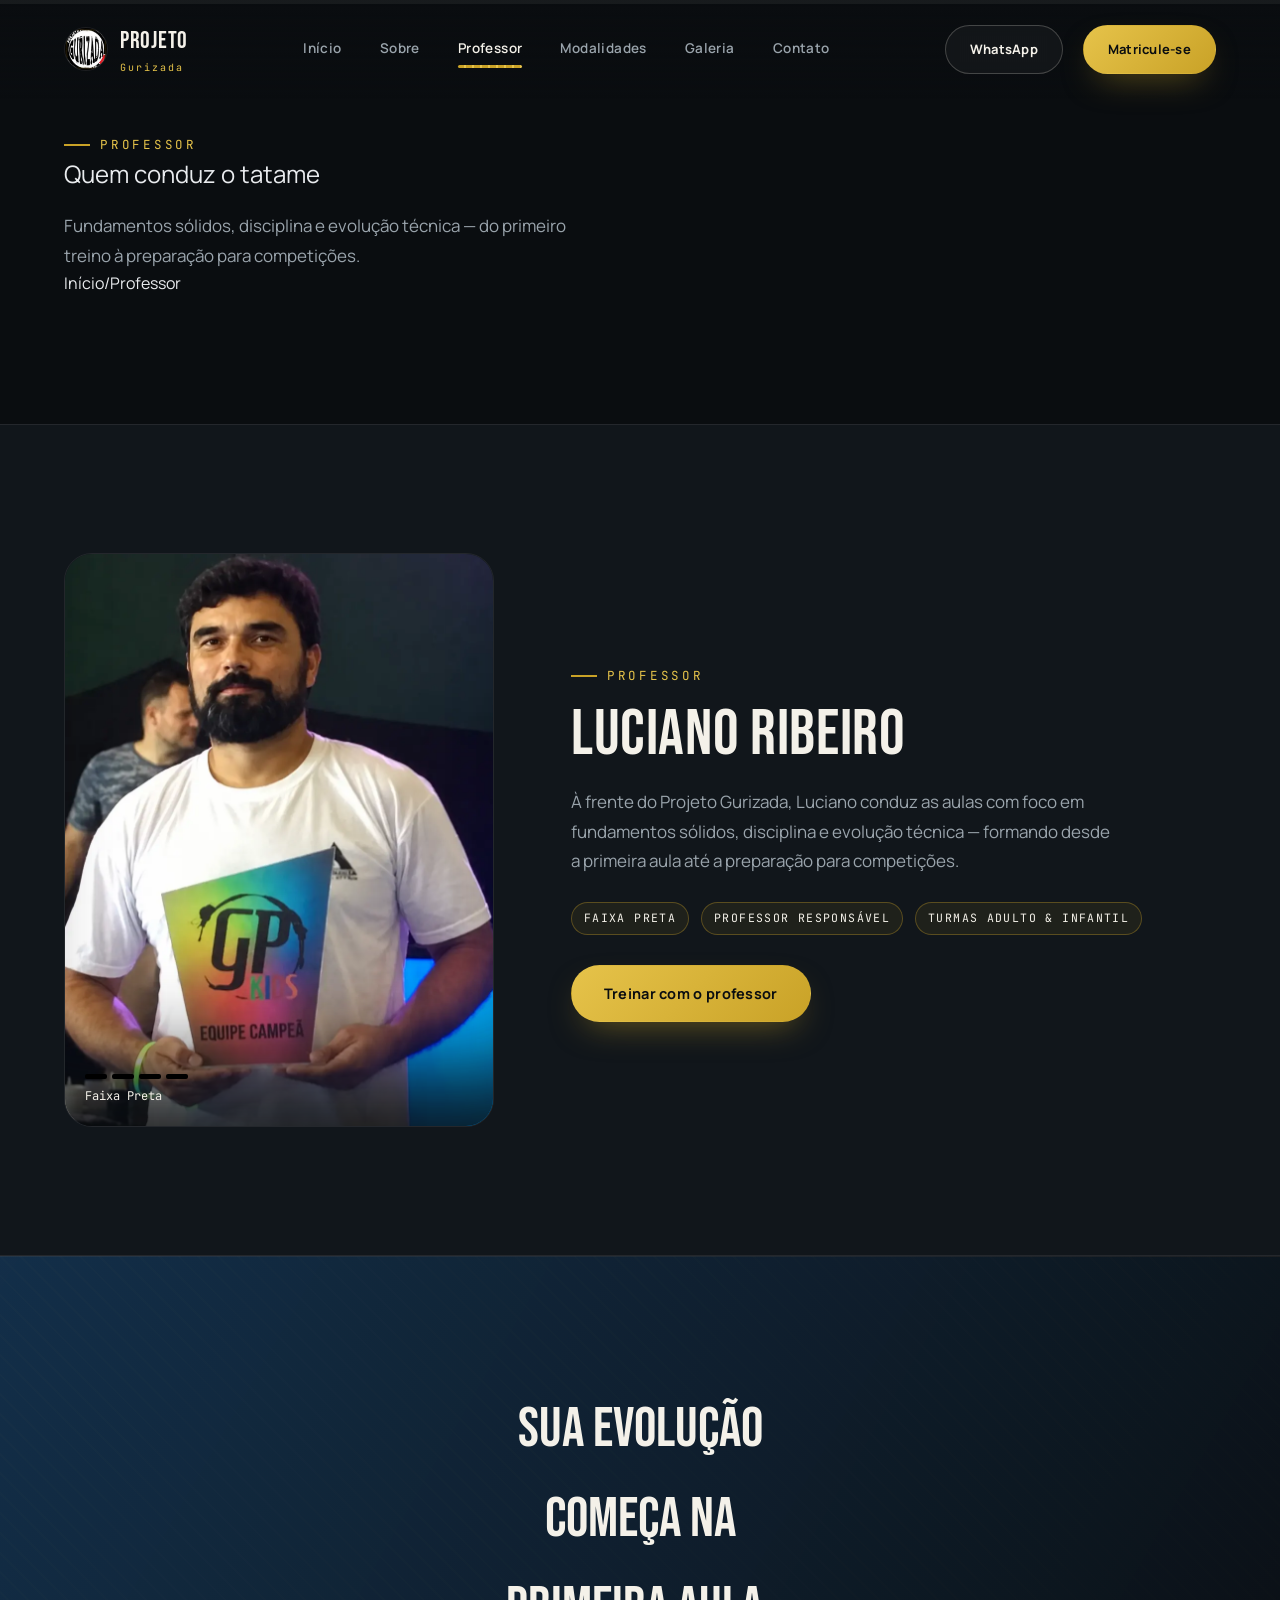
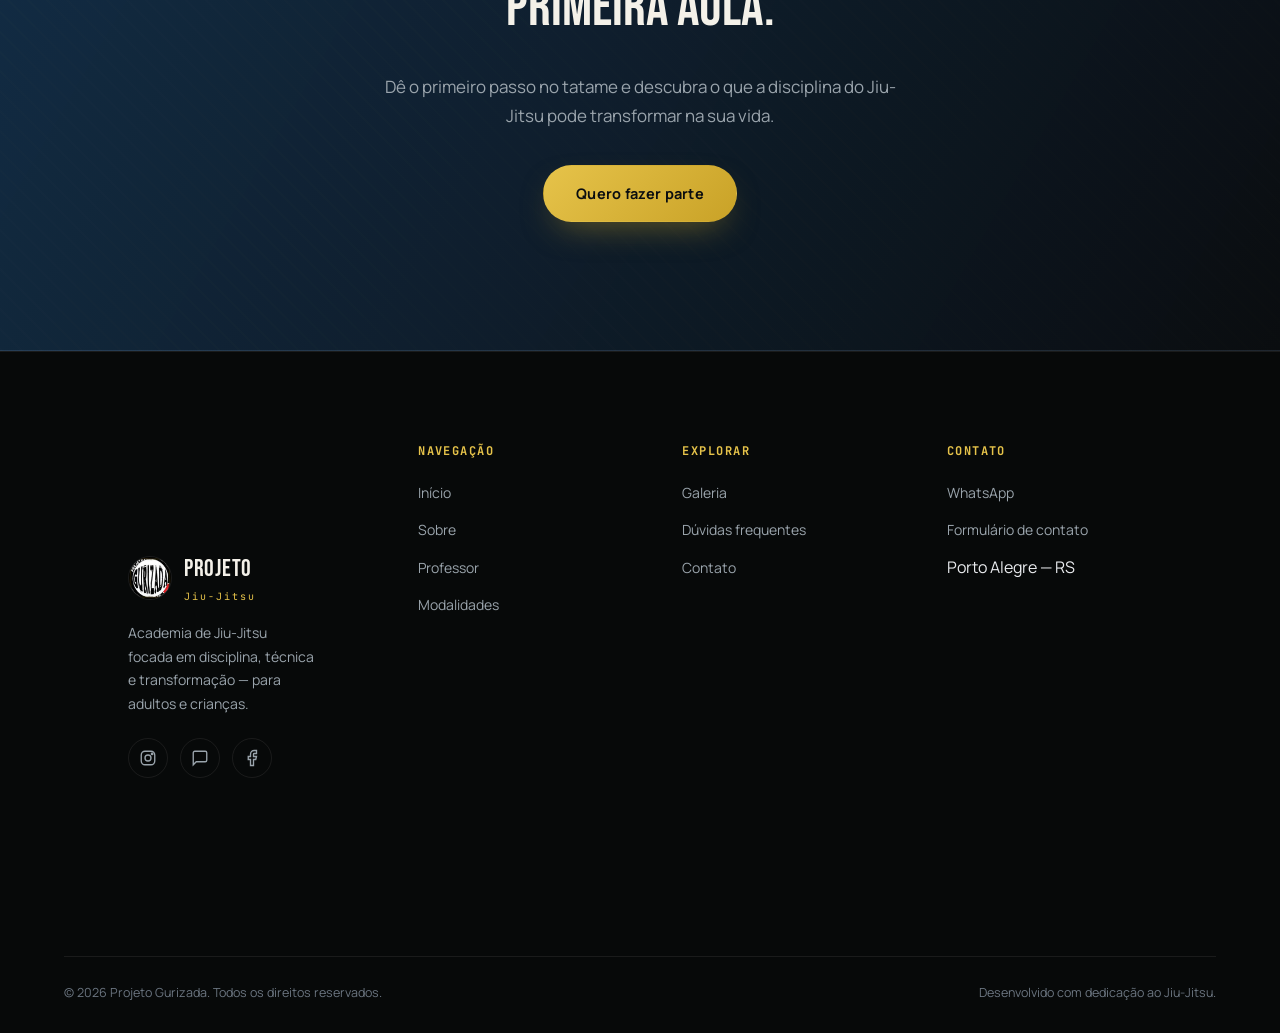
<file: pages/professor.html>
<!DOCTYPE html>
<html lang="pt-BR">
<head>
<meta charset="UTF-8">
<meta name="viewport" content="width=device-width, initial-scale=1.0">
<title>Professor | Projeto Gurizada — Luciano Ribeiro, Faixa-Preta</title>
<meta name="description" content="Conheça Luciano Ribeiro, professor faixa-preta responsável pelo Projeto Gurizada, à frente das turmas adulto e infantil de Jiu-Jitsu.">
<meta name="author" content="Projeto Gurizada">
<meta name="robots" content="index, follow">
<meta name="theme-color" content="#0a0d10">
<link rel="canonical" href="https://www.projetogurizada.com.br/pages/professor.html">

<!-- Favicons -->
<link rel="icon" type="image/png" sizes="32x32" href="../img/favicon-32.png">
<link rel="apple-touch-icon" sizes="180x180" href="../img/apple-touch-icon.png">
<link rel="manifest" href="../site.webmanifest">

<!-- Open Graph -->
<meta property="og:type" content="profile">
<meta property="og:site_name" content="Projeto Gurizada">
<meta property="og:title" content="Professor Luciano Ribeiro | Projeto Gurizada">
<meta property="og:description" content="Faixa-preta responsável pelo Projeto Gurizada, formando alunos do primeiro treino às competições.">
<meta property="og:image" content="https://www.projetogurizada.com.br/img/og-cover.jpg">
<meta property="og:url" content="https://www.projetogurizada.com.br/pages/professor.html">
<meta property="og:locale" content="pt_BR">

<!-- Preconnects & fonts -->
<link rel="preconnect" href="https://fonts.googleapis.com">
<link rel="preconnect" href="https://fonts.gstatic.com" crossorigin>
<link href="https://fonts.googleapis.com/css2?family=Bebas+Neue&family=Manrope:wght@400;500;600;700;800&family=JetBrains+Mono:wght@400;500;700&display=swap" rel="stylesheet">

<link rel="stylesheet" href="../css/style.css">

</head>

<body class="subpage">

<a class="skip-link" href="#conteudo">Pular para o conteúdo</a>

<!-- Barra de progresso da faixa -->
<div class="belt-progress" aria-hidden="true"><div class="belt-progress__fill"></div></div>

<!-- CABEÇALHO -->
<header class="header active">
  <a class="brand" href="../index.html" aria-label="Projeto Gurizada — início">
    <img src="../img/logo.jpg" width="44" height="44" alt="" loading="eager">
    <span>PROJETO<br><small>Gurizada</small></span>
  </a>

  <nav class="nav-desktop" aria-label="Navegação principal">
    <a href="../index.html">Início</a>
    <a href="sobre.html">Sobre</a>
    <a href="professor.html" class="is-active">Professor</a>
    <a href="modalidades.html">Modalidades</a>
    <a href="galeria.html">Galeria</a>
    <a href="contato.html">Contato</a>
  </nav>

  <div class="header-actions">
    <a class="btn btn-ghost" href="https://wa.me/555185922422" target="_blank" rel="noopener">WhatsApp</a>
    <a class="btn btn-primary" href="contato.html">Matricule-se</a>
    <button class="menu-toggle" aria-label="Abrir menu" aria-expanded="false" aria-controls="nav-mobile">
      <span></span><span></span><span></span>
    </button>
  </div>
</header>

<div class="nav-scrim"></div>
<nav class="nav-mobile" id="nav-mobile" aria-label="Navegação mobile">
  <a href="../index.html">Início</a>
  <a href="sobre.html">Sobre</a>
  <a href="professor.html">Professor</a>
  <a href="modalidades.html">Modalidades</a>
  <a href="galeria.html">Galeria</a>
  <a href="contato.html">Contato</a>
  <a class="btn btn-primary btn-block" href="contato.html">Matricule-se</a>
  <a class="btn btn-ghost btn-block" href="https://wa.me/555185922422" target="_blank" rel="noopener" style="margin-top:10px;">Falar no WhatsApp</a>
</nav>

<main id="conteudo">

  <!-- BANNER DA PÁGINA -->
  <section class="page-banner">
    <div class="container">
      <p class="eyebrow">Professor</p>
      <h1 class="title">Quem conduz o tatame</h1>
      <p class="lede">Fundamentos sólidos, disciplina e evolução técnica — do primeiro treino à preparação para competições.</p>
      <p class="breadcrumb"><a href="../index.html">Início</a><span class="sep">/</span><span class="current">Professor</span></p>
    </div>
  </section>

  <!-- PROFESSOR -->
  <section class="professor" id="professor" aria-labelledby="prof-title">
    <div class="container">
      <figure class="professor__frame" data-reveal>
        <img src="../img/luciano.jpg" srcset="../img/luciano.webp" alt="Luciano Ribeiro, professor faixa-preta do Projeto Gurizada, com troféu de equipe campeã" loading="lazy" width="900" height="1152">
        <div class="professor__rank">
          <div class="stripes" aria-hidden="true"><span></span><span></span><span></span><span></span></div>
          Faixa Preta
        </div>
      </figure>

      <div data-reveal data-reveal-delay="1">
        <p class="eyebrow">Professor</p>
        <h2 class="title" id="prof-title">Luciano Ribeiro</h2>
        <p class="lede" style="margin-top:20px;">
          À frente do Projeto Gurizada, Luciano conduz as aulas com foco em
          fundamentos sólidos, disciplina e evolução técnica — formando
          desde a primeira aula até a preparação para competições.
        </p>

        <div class="professor__credentials">
          <span class="tag">Faixa Preta</span>
          <span class="tag">Professor responsável</span>
          <span class="tag">Turmas adulto &amp; infantil</span>
        </div>

        <a class="btn btn-primary" href="contato.html">Treinar com o professor</a>
      </div>
    </div>
  </section>

  <!-- CTA (Chamada para Ação) -->
  <section class="cta-banner" aria-labelledby="cta-title">
    <div class="container">
      <h2 id="cta-title" data-reveal>Sua evolução começa na primeira aula.</h2>
      <p class="lede" data-reveal data-reveal-delay="1">Dê o primeiro passo no tatame e descubra o que a disciplina do Jiu-Jitsu pode transformar na sua vida.</p>
      <a class="btn btn-primary" href="contato.html" data-reveal data-reveal-delay="2">Quero fazer parte</a>
    </div>
  </section>

</main>

<!-- RODAPÉ -->
<footer class="site-footer">
  <div class="container">
    <div class="footer-grid">
      <section class="footer-brand" aria-label="Sobre o Projeto Gurizada">
        <a class="brand" href="../index.html">
          <img src="../img/logo.jpg" width="44" height="44" alt="" loading="lazy">
          <span>PROJETO<br><small>Jiu-Jitsu</small></span>
        </a>
        <p>Academia de Jiu-Jitsu focada em disciplina, técnica e transformação — para adultos e crianças.</p>
        <nav class="footer-social" aria-label="Redes sociais">
          <a href="#" aria-label="Instagram do Projeto Gurizada" target="_blank" rel="noopener">
            <svg width="18" height="18" viewBox="0 0 24 24" fill="none" stroke="currentColor" stroke-width="1.8"><rect x="3" y="3" width="18" height="18" rx="5"/><circle cx="12" cy="12" r="4"/><circle cx="17.5" cy="6.5" r="1"/></svg>
          </a>
          <a href="https://wa.me/555185922422" aria-label="WhatsApp do Projeto Gurizada" target="_blank" rel="noopener">
            <svg width="18" height="18" viewBox="0 0 24 24" fill="none" stroke="currentColor" stroke-width="1.8"><path d="M21 15a2 2 0 0 1-2 2H7l-4 4V5a2 2 0 0 1 2-2h14a2 2 0 0 1 2 2z"/></svg>
          </a>
          <a href="#" aria-label="Facebook do Projeto Gurizada" target="_blank" rel="noopener">
            <svg width="18" height="18" viewBox="0 0 24 24" fill="none" stroke="currentColor" stroke-width="1.8"><path d="M18 2h-3a5 5 0 0 0-5 5v3H7v4h3v8h4v-8h3l1-4h-4V7a1 1 0 0 1 1-1h3z"/></svg>
          </a>
        </nav>
      </section>

      <nav class="footer-col" aria-label="Navegação">
        <h5>Navegação</h5>
        <ul>
          <li><a href="../index.html">Início</a></li>
          <li><a href="sobre.html">Sobre</a></li>
          <li><a href="professor.html">Professor</a></li>
          <li><a href="modalidades.html">Modalidades</a></li>
        </ul>
      </nav>

      <nav class="footer-col" aria-label="Explorar">
        <h5>Explorar</h5>
        <ul>
          <li><a href="galeria.html">Galeria</a></li>
          <li><a href="contato.html#faq">Dúvidas frequentes</a></li>
          <li><a href="contato.html">Contato</a></li>
        </ul>
      </nav>

      <address class="footer-col">
        <h5>Contato</h5>
        <ul>
          <li><a href="https://wa.me/555185922422" target="_blank" rel="noopener">WhatsApp</a></li>
          <li><a href="contato.html">Formulário de contato</a></li>
          <li>Porto Alegre — RS</li>
        </ul>
      </address>
    </div>

    <div class="footer-bottom">
      <span>© <span data-year>2026</span> Projeto Gurizada. Todos os direitos reservados.</span>
      <span class="legal">Desenvolvido com dedicação ao Jiu-Jitsu.</span>
    </div>
  </div>
</footer>

<button class="top-button" aria-label="Voltar ao topo">↑</button>

<script src="../js/script.js" defer></script>
</body>
</html>
</file>
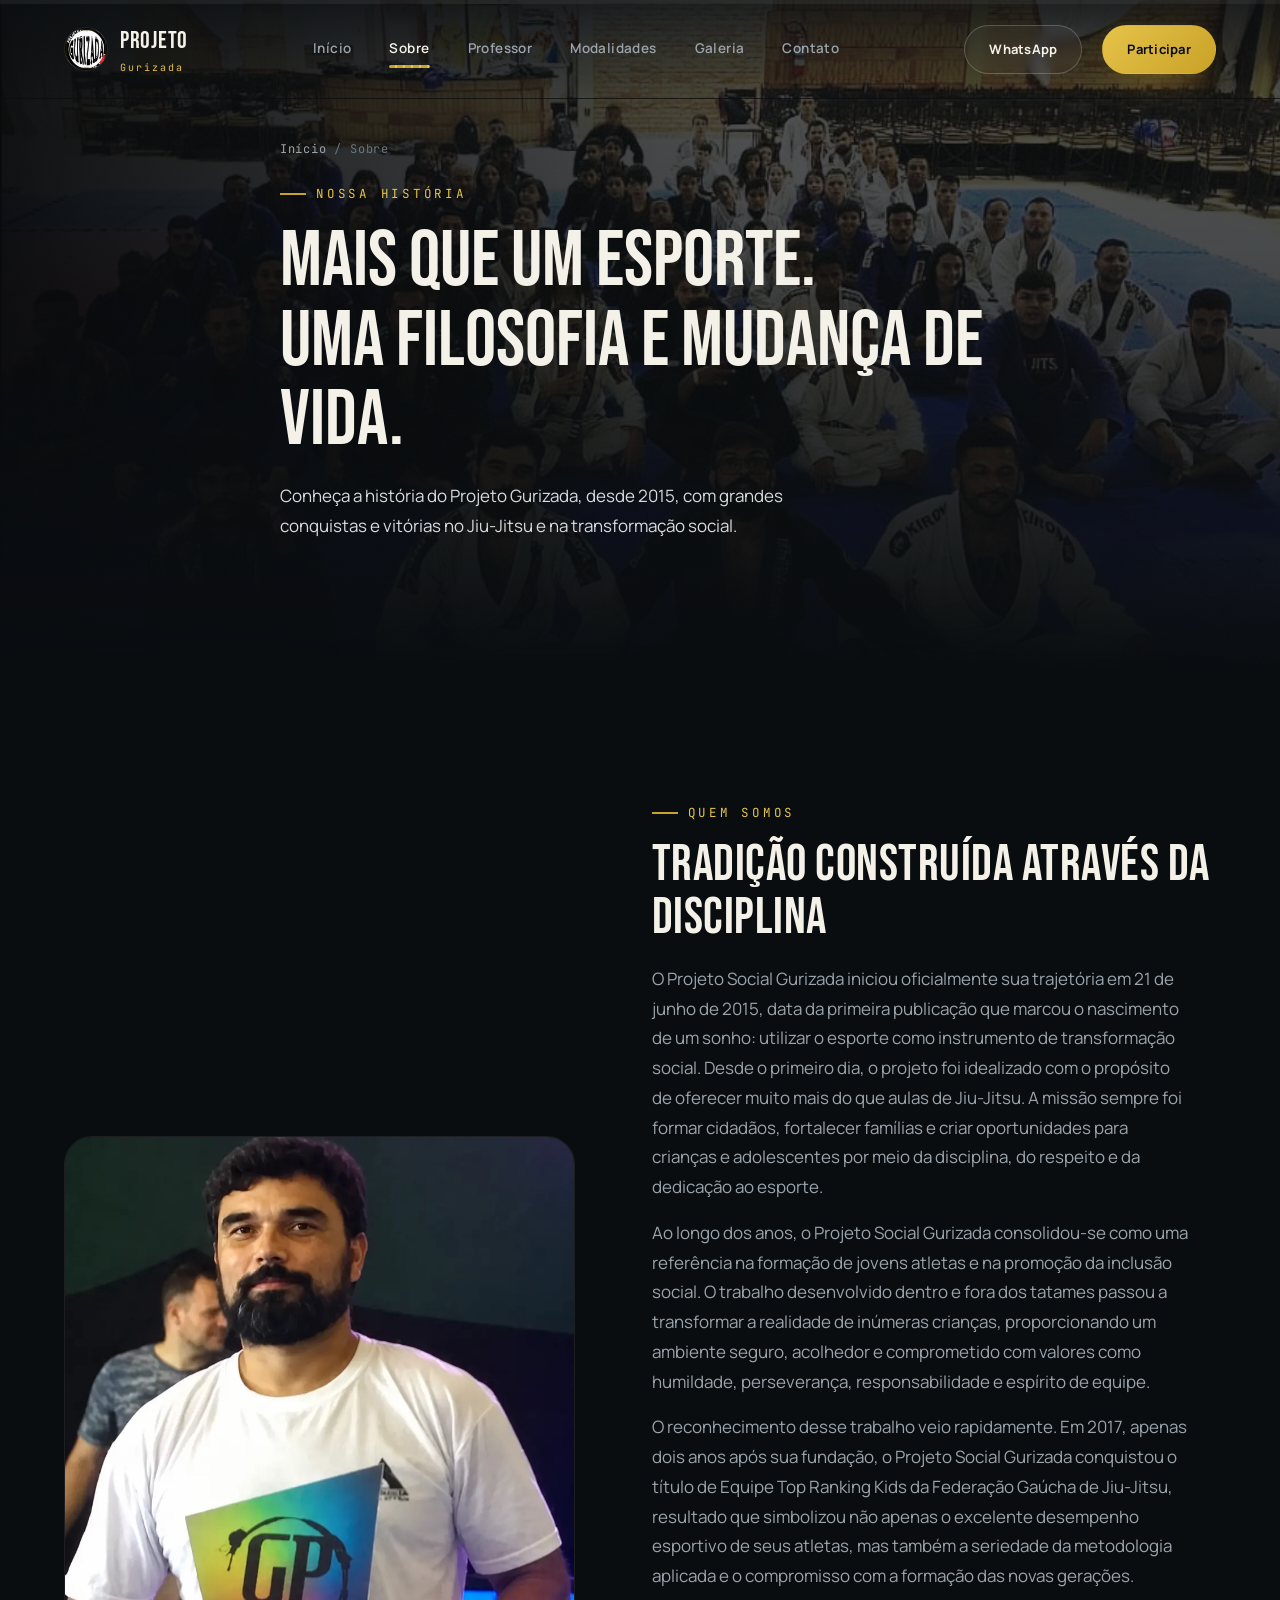
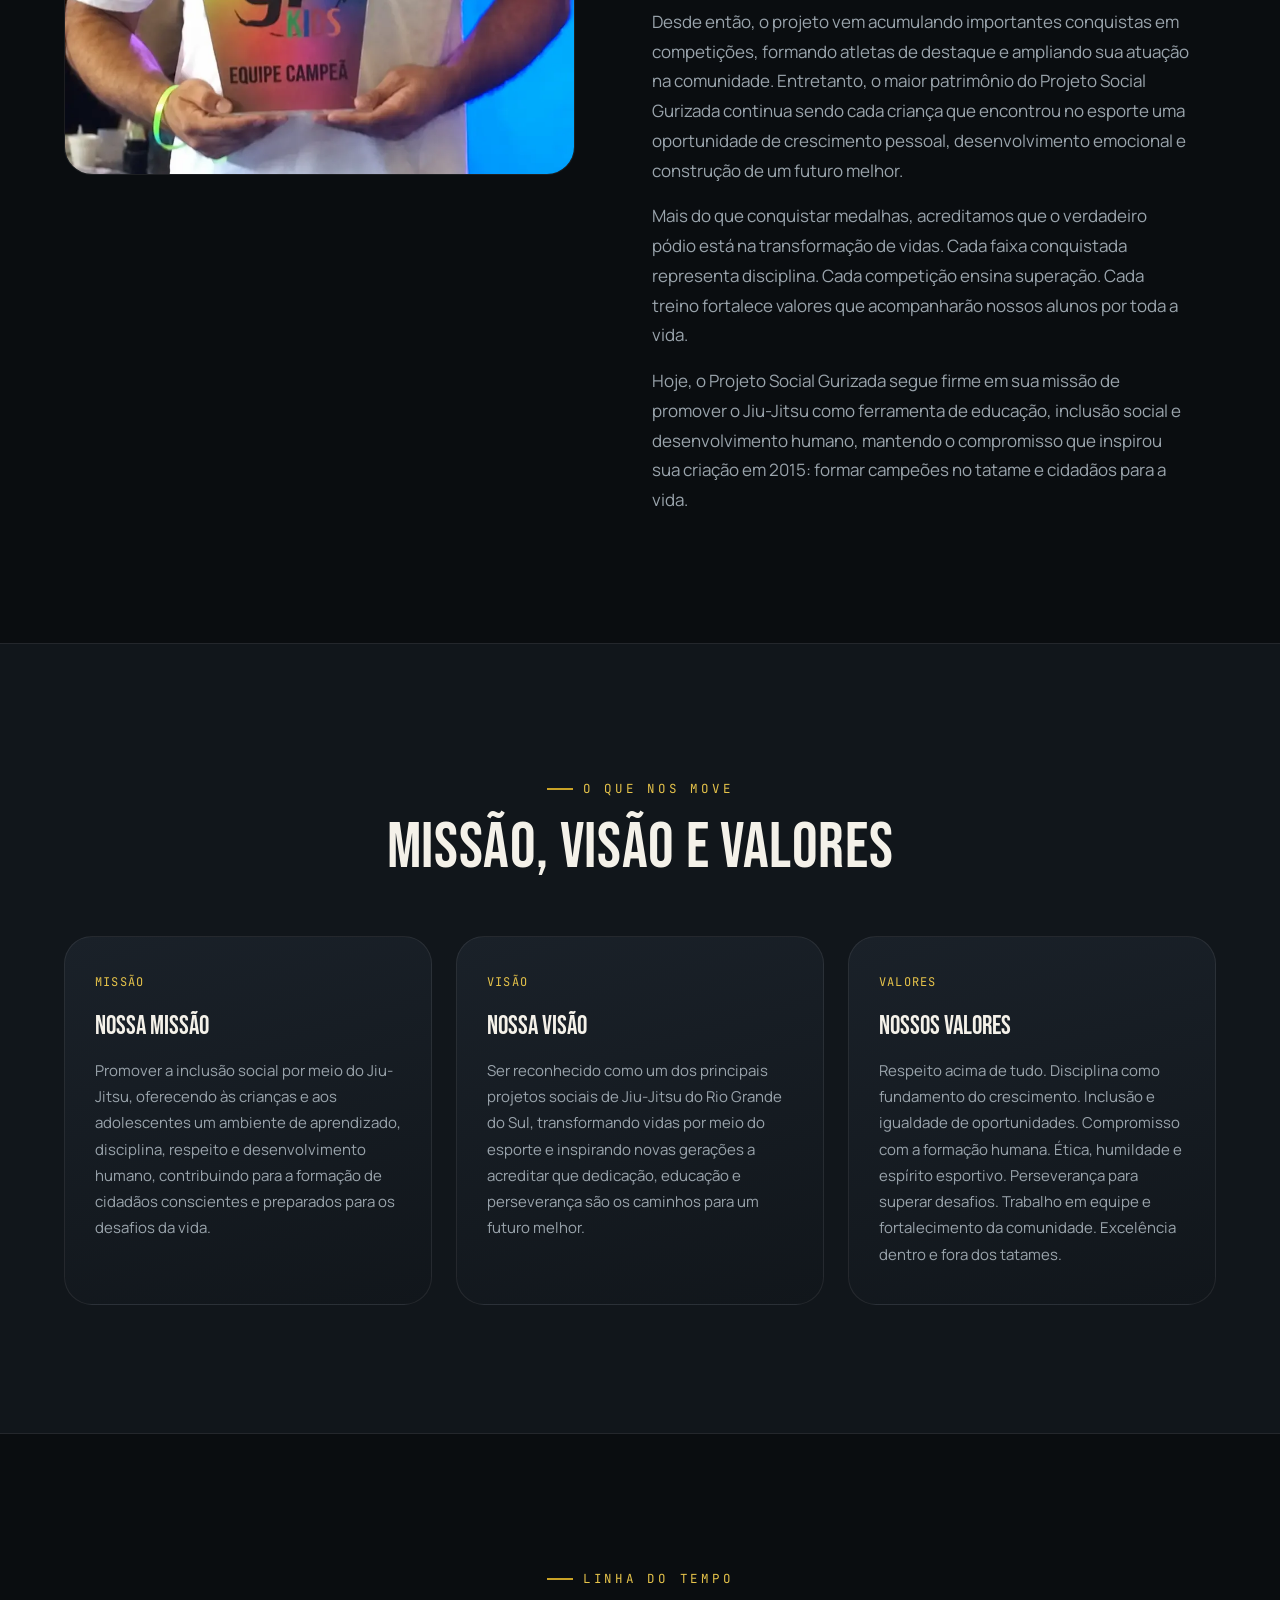
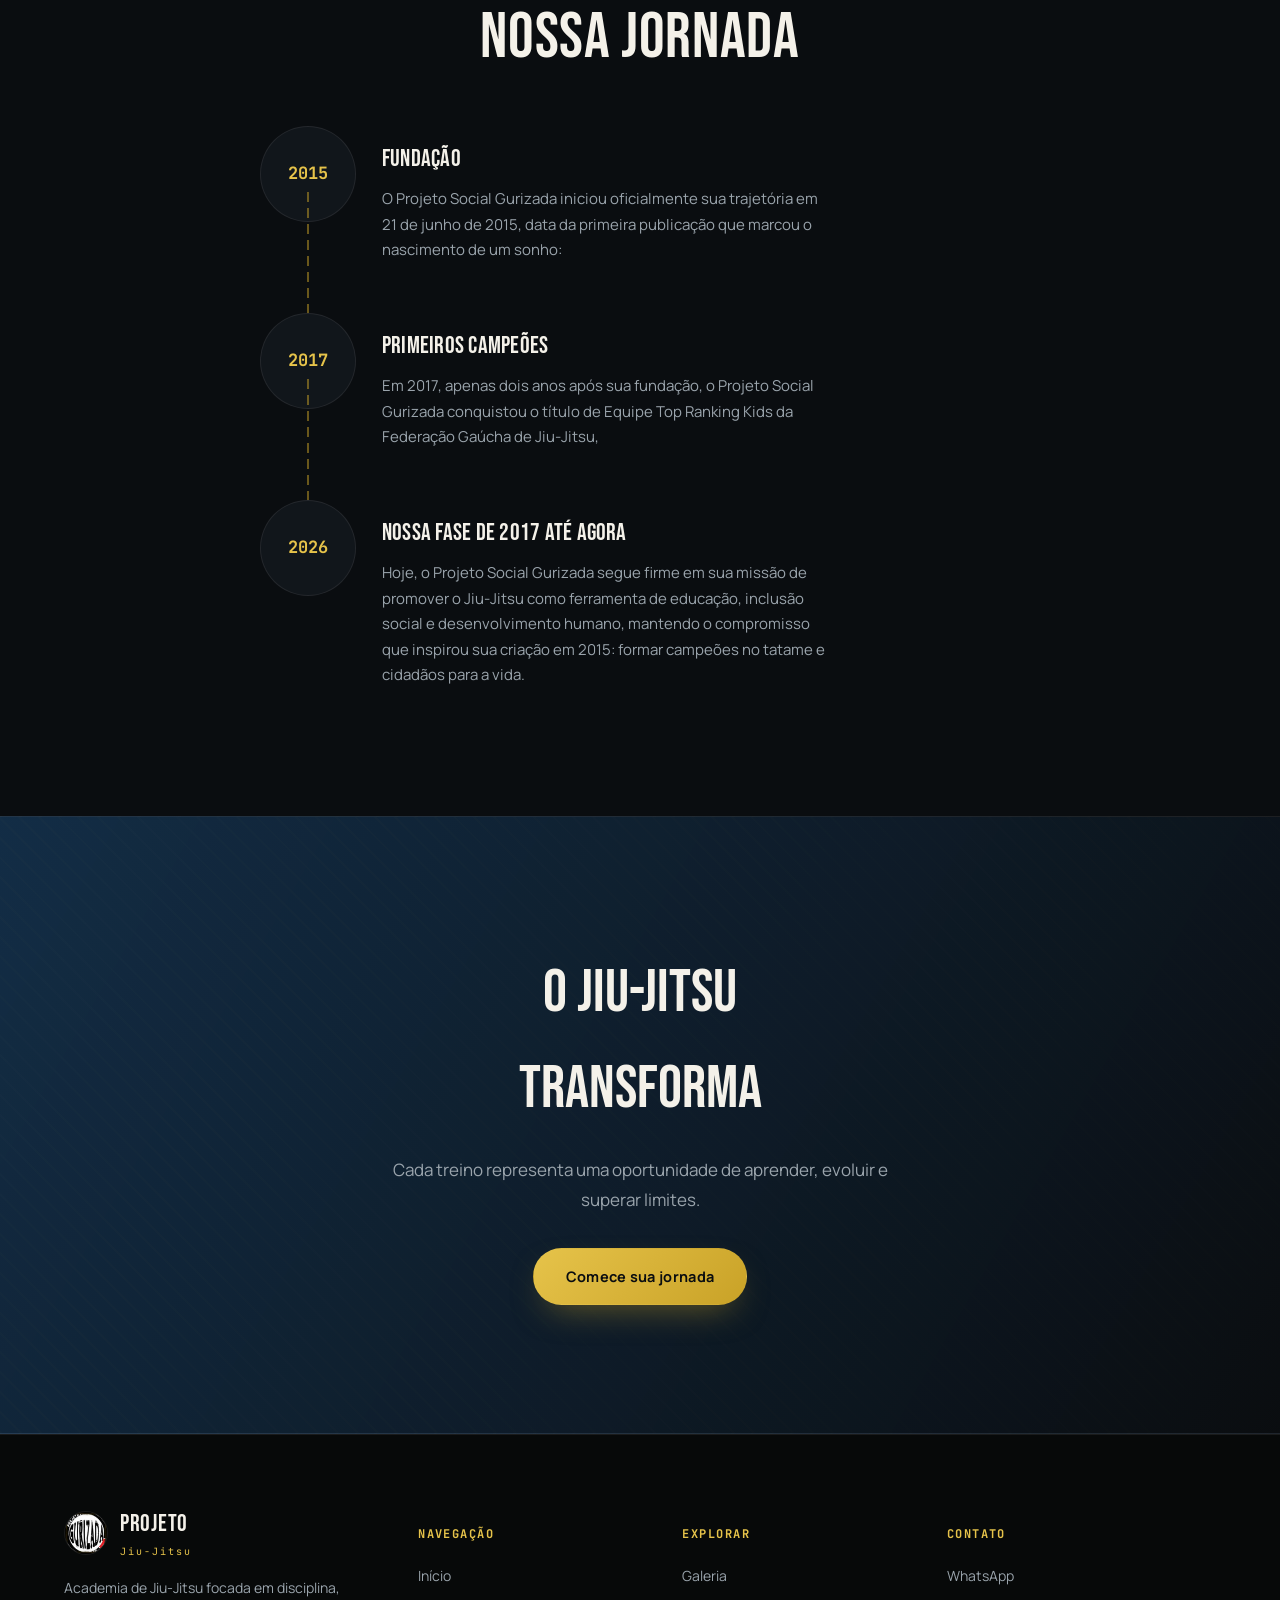
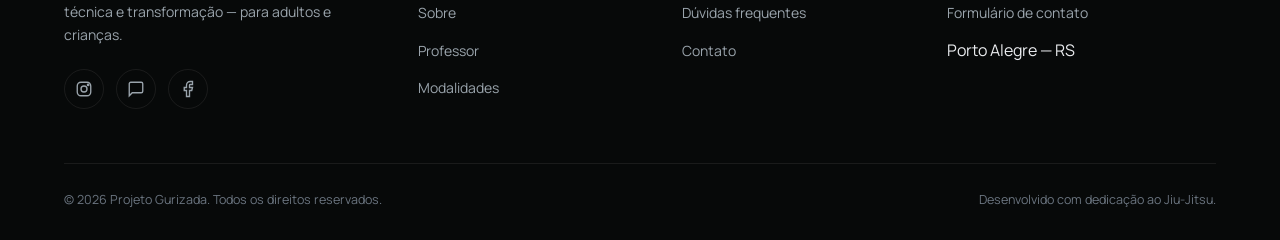
<file: pages/sobre.html>
<!DOCTYPE html>
<html lang="pt-BR">
<head>
<meta charset="UTF-8">
<meta name="viewport" content="width=device-width, initial-scale=1.0">
<title>Sobre | Projeto Gurizada — Nossa História e Filosofia</title>
<meta name="description" content="Conheça a história do Projeto Gurizada: nossa missão, visão, valores e a jornada de uma academia de Jiu-Jitsu construída sobre disciplina e tradição.">
<meta name="author" content="Projeto Gurizada">
<meta name="robots" content="index, follow">
<meta name="theme-color" content="#0a0d10">
<link rel="canonical" href="https://www.projetogurizada.com.br/pages/sobre.html">
<link rel="alternate" hreflang="pt-BR" href="https://www.projetogurizada.com.br/pages/sobre.html">
<link rel="alternate" hreflang="x-default" href="https://www.projetogurizada.com.br/pages/sobre.html">

<link rel="icon" type="image/png" sizes="32x32" href="../img/favicon-32.png">
<link rel="apple-touch-icon" sizes="180x180" href="../img/apple-touch-icon.png">
<link rel="manifest" href="../site.webmanifest">

<meta property="og:type" content="website">
<meta property="og:site_name" content="Projeto Gurizada">
<meta property="og:title" content="Sobre | Projeto Gurizada">
<meta property="og:description" content="Conheça a história, a missão e os valores do Projeto Gurizada.">
<meta property="og:image" content="https://www.projetogurizada.com.br/img/og-cover.jpg">
<meta property="og:image:alt" content="Projeto Gurizada, academia de Jiu-Jitsu em Porto Alegre">
<meta property="og:url" content="https://www.projetogurizada.com.br/pages/sobre.html">
<meta property="og:locale" content="pt_BR">

<meta name="twitter:card" content="summary_large_image">
<meta name="twitter:title" content="Sobre | Projeto Gurizada">
<meta name="twitter:description" content="Conheça a história, a missão e os valores do Projeto Gurizada.">
<meta name="twitter:image" content="https://www.projetogurizada.com.br/img/og-cover.jpg">
<meta name="twitter:image:alt" content="Projeto Gurizada, academia de Jiu-Jitsu em Porto Alegre">

<link rel="preconnect" href="https://fonts.googleapis.com">
<link rel="preconnect" href="https://fonts.gstatic.com" crossorigin>
<link href="https://fonts.googleapis.com/css2?family=Bebas+Neue&family=Manrope:wght@400;500;600;700;800&family=JetBrains+Mono:wght@400;500;700&display=swap" rel="stylesheet">

<link rel="stylesheet" href="../css/style.css">
<link rel="stylesheet" href="../css/sobre.css">
</head>

<body>

<a class="skip-link" href="#conteudo">Pular para o conteúdo</a>

<div class="belt-progress" aria-hidden="true"><div class="belt-progress__fill"></div></div>

<!-- HEADER -->
<header class="header active">
  <a class="brand" href="../index.html" aria-label="Projeto Gurizada — início">
    <img src="../img/logo.jpg" width="44" height="44" alt="" loading="eager">
    <span>PROJETO<br><small>Gurizada</small></span>
  </a>

  <nav class="nav-desktop" aria-label="Navegação principal">
    <a href="../index.html">Início</a>
    <a href="sobre.html" class="is-active">Sobre</a>
    <a href="professor.html">Professor</a>
    <a href="modalidades.html">Modalidades</a>
    <a href="galeria.html">Galeria</a>
    <a href="contato.html">Contato</a>
  </nav>

<div class="nav-scrim"></div>
<nav class="nav-mobile" id="nav-mobile" aria-label="Navegação mobile">
  <a href="../index.html">Início</a>
  <a href="sobre.html">Sobre</a>
  <a href="professor.html">Professor</a>
  <a href="modalidades.html">Modalidades</a>
  <a href="galeria.html">Galeria</a>
  <a href="contato.html">Contato</a>
  <a class="btn btn-primary btn-block" href="contato.html">Matricule-se</a>
  <a class="btn btn-ghost btn-block" href="https://wa.me/555185922422" target="_blank" rel="noopener" style="margin-top:10px;">Falar no WhatsApp</a>
</nav>

  <div class="header-actions">
    <a class="btn btn-ghost" href="https://wa.me/555185922422" target="_blank" rel="noopener">WhatsApp</a>
    <a class="btn btn-primary" href="../index.html#contato">Participar</a>
    <button class="menu-toggle" aria-label="Abrir menu" aria-expanded="false" aria-controls="nav-mobile">
      <span></span><span></span><span></span>
    </button>
  </div>
</header>

<div class="nav-scrim"></div>
<nav class="nav-mobile" id="nav-mobile" aria-label="Navegação mobile">
  <a href="../index.html#inicio">Início</a>
  <a href="sobre.html">Sobre</a>
  <a href="../index.html#professor">Professor</a>
  <a href="../index.html#modalidades">Modalidades</a>
  <a href="../index.html#galeria">Galeria</a>
  <a href="../index.html#contato">Contato</a>
  <a class="btn btn-primary btn-block" href="../index.html#contato">Participar</a>
  <a class="btn btn-ghost btn-block" href="https://wa.me/555185922422" target="_blank" rel="noopener" style="margin-top:10px;">Falar no WhatsApp</a>
</nav>

<main id="conteudo">

  <!-- HERO DA PÁGINA -->
  <section class="page-hero" aria-label="Abertura">
    <div class="page-hero__bg">
      <img src="../img/carris.jpg" srcset="../img/carris.webp" alt="Equipe do Projeto Gurizada reunida após um treino de Jiu-Jitsu" loading="eager" width="1100" height="625">
    </div>
    <div class="container page-hero__content">
      <nav class="breadcrumb" aria-label="Trilha de navegação"><a href="../index.html">Início</a> <span aria-hidden="true">/</span> <span aria-current="page">Sobre</span></nav>
      <p class="eyebrow" data-reveal>Nossa história</p>
      <h1 data-reveal data-reveal-delay="1">Mais que um esporte.<br>Uma filosofia e mudança de vida.</h1>
      <p class="lede" data-reveal data-reveal-delay="2">Conheça a história do Projeto Gurizada, desde 2015, com grandes conquistas e vitórias no Jiu-Jitsu e na transformação social.</p>
    </div>
  </section>

  <!-- HISTORIA -->
  <section class="historia" aria-labelledby="historia-title">
    <div class="container">
      <div class="historia__frame" data-reveal>
        <img src="../img/luciano.jpg" srcset="../img/luciano.webp" alt="Primeiro troféu do grupo gurizada" loading="lazy" width="1100" height="625">
      </div>

      <div class="historia__body" data-reveal data-reveal-delay="1">
        <p class="eyebrow">Quem somos</p>
        <h2 class="title" id="historia-title" style="font-size:clamp(32px,4vw,52px);">Tradição construída através da disciplina</h2>
        <div style="margin-top:20px;">
          <p class="lede">
            O Projeto Social Gurizada iniciou oficialmente sua trajetória em 21 de junho de 2015, data da primeira publicação que marcou o nascimento de um sonho:
             utilizar o esporte como instrumento de transformação social.
             Desde o primeiro dia, o projeto foi idealizado com o propósito de oferecer muito mais do que aulas de Jiu-Jitsu.
             A missão sempre foi formar cidadãos, fortalecer famílias e criar oportunidades para crianças e adolescentes por meio da disciplina, do respeito e da dedicação ao esporte.
          </p>
          <p class="lede">
             Ao longo dos anos, o Projeto Social Gurizada consolidou-se como uma referência na formação de jovens atletas e na promoção da inclusão social.
             O trabalho desenvolvido dentro e fora dos tatames passou a transformar a realidade de inúmeras crianças,
             proporcionando um ambiente seguro, acolhedor e comprometido com valores como humildade, perseverança, responsabilidade e espírito de equipe.
          </p>
          <p class="lede">
             O reconhecimento desse trabalho veio rapidamente. Em 2017, apenas dois anos após sua fundação, o Projeto Social Gurizada conquistou o título de Equipe Top Ranking Kids da Federação Gaúcha de Jiu-Jitsu,
             resultado que simbolizou não apenas o excelente desempenho esportivo de seus atletas, mas também a seriedade da metodologia aplicada e o compromisso com a formação das novas gerações.
          </p>
          <p class="lede">
             Desde então, o projeto vem acumulando importantes conquistas em competições, formando atletas de destaque e ampliando sua atuação na comunidade.
             Entretanto, o maior patrimônio do Projeto Social Gurizada continua sendo cada criança que encontrou no esporte uma oportunidade de crescimento pessoal,
             desenvolvimento emocional e construção de um futuro melhor.
          </p>
          <p class="lede">
             Mais do que conquistar medalhas, acreditamos que o verdadeiro pódio está na transformação de vidas.
             Cada faixa conquistada representa disciplina. Cada competição ensina superação. Cada treino fortalece valores que acompanharão nossos alunos por toda a vida.
          </p>
          <p class="lede">
             Hoje, o Projeto Social Gurizada segue firme em sua missão de promover o Jiu-Jitsu como ferramenta de educação,
             inclusão social e desenvolvimento humano, mantendo o compromisso que inspirou sua criação em 2015:
             formar campeões no tatame e cidadãos para a vida.
           </p>
        </div>
      </div>
    </div>
  </section>

  <!-- MISSAO / VISAO / VALORES -->
  <section class="missao" aria-labelledby="missao-title">
    <div class="container">
      <header class="section-head center">
        <p class="eyebrow" style="justify-content:center;">O que nos move</p>
        <h2 class="title" id="missao-title">Missão, visão e valores</h2>
      </header>

      <div class="missao-grid">
        <div class="missao-box" data-reveal>
          <span class="card__index">MISSÃO</span>
          <h3>Nossa missão</h3>
          <p>Promover a inclusão social por meio do Jiu-Jitsu, oferecendo às crianças e aos adolescentes um ambiente de aprendizado,
             disciplina, respeito e desenvolvimento humano, contribuindo para a formação de cidadãos conscientes e preparados para os desafios da vida.</p>
        </div>
        <div class="missao-box" data-reveal data-reveal-delay="1">
          <span class="card__index">VISÃO</span>
          <h3>Nossa visão</h3>
          <p>Ser reconhecido como um dos principais projetos sociais de Jiu-Jitsu do Rio Grande do Sul,
             transformando vidas por meio do esporte e inspirando novas gerações a acreditar que dedicação,
             educação e perseverança são os caminhos para um futuro melhor.</p>
        </div>
        <div class="missao-box" data-reveal data-reveal-delay="2">
          <span class="card__index">VALORES</span>
          <h3>Nossos valores</h3>
          <p>Respeito acima de tudo.
             Disciplina como fundamento do crescimento.
             Inclusão e igualdade de oportunidades.
             Compromisso com a formação humana.
             Ética, humildade e espírito esportivo.
             Perseverança para superar desafios.
             Trabalho em equipe e fortalecimento da comunidade.
             Excelência dentro e fora dos tatames.</p>
        </div>
      </div>
    </div>
  </section>

  <!-- TIMELINE -->
  <section class="timeline" aria-labelledby="timeline-title">
    <div class="container">
      <header class="section-head center">
        <p class="eyebrow" style="justify-content:center;">Linha do tempo</p>
        <h2 class="title" id="timeline-title">Nossa jornada</h2>
      </header>

      <div class="timeline-wrap">
        <div class="timeline-item" data-reveal>
          <time class="timeline-item__year" datetime="2015">2015</time>
          <div class="timeline-item__body">
            <h4>Fundação</h4>
            <p>O Projeto Social Gurizada iniciou oficialmente sua trajetória em 21 de junho de 2015, data da primeira publicação que marcou o nascimento de um sonho:</p>
          </div>
        </div>
        <div class="timeline-item" data-reveal data-reveal-delay="1">
          <time class="timeline-item__year" datetime="2017">2017</time>
          <div class="timeline-item__body">
            <h4>Primeiros campeões</h4>
            <p>Em 2017, apenas dois anos após sua fundação, o Projeto Social Gurizada conquistou o título de Equipe Top Ranking Kids da Federação Gaúcha de Jiu-Jitsu, </p>
          </div>
        </div>
        <div class="timeline-item" data-reveal data-reveal-delay="2">
          <time class="timeline-item__year" datetime="2026">2026</time>
          <div class="timeline-item__body">
            <h4>Nossa fase de 2017 até agora</h4>
            <p>Hoje, o Projeto Social Gurizada segue firme em sua missão de promover o Jiu-Jitsu como ferramenta de educação, inclusão social e desenvolvimento humano,
               mantendo o compromisso que inspirou sua criação em 2015: formar campeões no tatame e cidadãos para a vida.</p>
          </div>
        </div>
      </div>
    </div>
  </section>

  <!-- FILOSOFIA -->
  <section class="filosofia" aria-label="Chamada para ação">
    <div class="container">
      <h2 data-reveal>O Jiu-Jitsu transforma</h2>
      <p class="lede" data-reveal data-reveal-delay="1">Cada treino representa uma oportunidade de aprender, evoluir e superar limites.</p>
      <a class="btn btn-primary" href="../index.html#contato" data-reveal data-reveal-delay="2">Comece sua jornada</a>
    </div>
  </section>

</main>

<!-- FOOTER -->
<footer class="site-footer">
  <div class="container">
    <div class="footer-grid">
      <div class="footer-brand">
        <a class="brand" href="../index.html">
          <img src="../img/logo.jpg" width="44" height="44" alt="" loading="lazy">
          <span>PROJETO<br><small>Jiu-Jitsu</small></span>
        </a>
        <p>Academia de Jiu-Jitsu focada em disciplina, técnica e transformação — para adultos e crianças.</p>
        <div class="footer-social">
          <a href="#" aria-label="Instagram do Projeto Gurizada" target="_blank" rel="noopener">
            <svg width="18" height="18" viewBox="0 0 24 24" fill="none" stroke="currentColor" stroke-width="1.8"><rect x="3" y="3" width="18" height="18" rx="5"/><circle cx="12" cy="12" r="4"/><circle cx="17.5" cy="6.5" r="1"/></svg>
          </a>
          <a href="https://wa.me/555185922422" aria-label="WhatsApp do Projeto Gurizada" target="_blank" rel="noopener">
            <svg width="18" height="18" viewBox="0 0 24 24" fill="none" stroke="currentColor" stroke-width="1.8"><path d="M21 15a2 2 0 0 1-2 2H7l-4 4V5a2 2 0 0 1 2-2h14a2 2 0 0 1 2 2z"/></svg>
          </a>
          <a href="#" aria-label="Facebook do Projeto Gurizada" target="_blank" rel="noopener">
            <svg width="18" height="18" viewBox="0 0 24 24" fill="none" stroke="currentColor" stroke-width="1.8"><path d="M18 2h-3a5 5 0 0 0-5 5v3H7v4h3v8h4v-8h3l1-4h-4V7a1 1 0 0 1 1-1h3z"/></svg>
          </a>
        </div>
      </div>

      <div class="footer-col">
        <h5>Navegação</h5>
        <ul>
          <li><a href="../index.html#inicio">Início</a></li>
          <li><a href="sobre.html">Sobre</a></li>
          <li><a href="../index.html#professor">Professor</a></li>
          <li><a href="../index.html#modalidades">Modalidades</a></li>
        </ul>
      </div>

      <div class="footer-col">
        <h5>Explorar</h5>
        <ul>
          <li><a href="../index.html#galeria">Galeria</a></li>
          <li><a href="../index.html#faq">Dúvidas frequentes</a></li>
          <li><a href="../index.html#contato">Contato</a></li>
        </ul>
      </div>

      <div class="footer-col">
        <h5>Contato</h5>
        <ul>
          <li><a href="https://wa.me/555185922422" target="_blank" rel="noopener">WhatsApp</a></li>
          <li><a href="../index.html#contato">Formulário de contato</a></li>
          <li>Porto Alegre — RS</li>
        </ul>
      </div>
    </div>

    <div class="footer-bottom">
      <span>© <span data-year>2026</span> Projeto Gurizada. Todos os direitos reservados.</span>
      <span class="legal">Desenvolvido com dedicação ao Jiu-Jitsu.</span>
    </div>
  </div>
</footer>

<button class="top-button" aria-label="Voltar ao topo">↑</button>

<script src="../js/script.js" defer></script>
</body>
</html>
</file>
<file: css/style.css>
/* ==========================================================================
   PROJETO GURIZADA — Jiu-Jitsu
   Sistema de design: azul tatami + dourado faixa,
   sobre preto tinta profunda.
   Motivo assinatura: a listra da faixa — usada como barra de progresso da rolagem,
   divisores e etiquetas codificadas por graduação em Modalidades (progressão de faixa = progressão do site).
   ========================================================================== */

:root{
  /* ---- chaves da paleta de cores ---- */
  --ink:        #0a0d10;   /* base background — night mat */
  --ink-2:      #11161b;   /* surface / cards */
  --ink-3:      #1a2129;   /* elevated surface / borders */
  --tatami:     #163a5c;   /* deep tatami blue */
  --tatami-2:   #2f6ea8;   /* lighter tatami blue, gradients/hover */
  --gold:       #c9a227;   /* faixa preta stripe — primary accent */
  --gold-2:     #e6c34a;   /* gold hover/light */
  --red:        #7c2028;   /* faixa vermelha — rare highlight */
  --gi:         #f4f1e9;   /* off-white, "gi" */
  --ink-text:   #e9ebee;   /* primary text on dark */
  --dim:        #9aa4ac;   /* secondary text */
  --dim-2:      #6b7580;   /* tertiary text / captions */
  --line:       rgba(244,241,233,0.08);

  /* ---- Tipo ---- */
  --f-display: 'Bebas Neue', 'Arial Narrow', sans-serif;
  --f-body: 'Manrope', -apple-system, sans-serif;
  --f-mono: 'JetBrains Mono', ui-monospace, monospace;

  /* ---- Layout ---- */
  --container: 1240px;
  --gutter: clamp(20px, 5vw, 80px);
  --radius-s: 10px;
  --radius-m: 18px;
  --radius-l: 28px;
  --ease: cubic-bezier(.22,1,.36,1);
}

/* ==========================================================================
   RESET
   ========================================================================== */

*, *::before, *::after{ box-sizing: border-box; }

html{
  scroll-behavior: smooth;
  scrollbar-color: var(--gold) var(--ink);
}

body{
  margin: 0;
  background: var(--ink);
  color: var(--ink-text);
  font-family: var(--f-body);
  font-size: 16px;
  line-height: 1.6;
  overflow-x: hidden;
  -webkit-font-smoothing: antialiased;
}

img{ max-width: 100%; display: block; }
video{ max-width: 100%; display: block; }

a{ color: inherit; text-decoration: none; }

ul{ list-style: none; margin: 0; padding: 0; }

button{ font-family: inherit; }

h1,h2,h3,h4{ font-weight: 400; margin: 0; }

p{ margin: 0; }
figure, address{ margin: 0; font-style: normal; }

section{ padding: clamp(70px, 10vw, 130px) var(--gutter); position: relative; }

.container{ max-width: var(--container); margin-inline: auto; }

/* Respect reduced motion everywhere */
@media (prefers-reduced-motion: reduce){
  *, *::before, *::after{
    animation-duration: 0.01ms !important;
    animation-iteration-count: 1 !important;
    transition-duration: 0.01ms !important;
    scroll-behavior: auto !important;
  }
}

/* Acessibilidade por teclado */
a:focus-visible,
button:focus-visible,
input:focus-visible,
textarea:focus-visible{
  outline: 2px solid var(--gold-2);
  outline-offset: 3px;
  border-radius: 4px;
}

/* Pular Link */
.skip-link{
  position: absolute;
  left: 12px;
  top: -60px;
  background: var(--gold);
  color: #0a0d10;
  padding: 12px 20px;
  border-radius: var(--radius-s);
  font-weight: 700;
  z-index: 10000;
  transition: top .25s var(--ease);
}
.skip-link:focus{ top: 12px; }

.captcha-modal{
  position: fixed;
  inset: 0;
  z-index: 9999;
  display: flex;
  align-items: center;
  justify-content: center;
  padding: 24px;
  background: rgba(10,13,16,0.95);
}
.captcha-modal__panel{
  width: min(520px, 100%);
  padding: 32px;
  border-radius: 28px;
  background: rgba(17,22,27,0.96);
  border: 1px solid rgba(244,241,233,0.08);
  box-shadow: 0 30px 80px rgba(0,0,0,0.4);
}
.captcha-modal__intro{
  margin: 0 0 16px;
  color: var(--dim-2);
  font-size: 0.95rem;
}
.captcha-modal__question{
  margin: 0 0 24px;
  font-size: clamp(1rem, 1.1vw, 1.2rem);
  line-height: 1.5;
  color: var(--gi);
}
.captcha-modal__form{
  display: grid;
  gap: 16px;
}
.captcha-modal input{
  width: 100%;
  padding: 16px 18px;
  border-radius: 14px;
  border: 1px solid rgba(244,241,233,0.12);
  background: rgba(244,241,233,0.04);
  color: var(--gi);
  font-size: 1rem;
}
.captcha-modal input:focus{
  outline: none;
  border-color: var(--gold);
  box-shadow: 0 0 0 3px rgba(201,162,39,0.12);
}
.captcha-modal__error{
  margin-top: 14px;
  color: #f28b8b;
  min-height: 1.25rem;
  font-size: 0.95rem;
}
body.captcha-open{ overflow: hidden; }

::selection{ background: var(--gold); color: #0a0d10; }

/* ==========================================================================
   ESCALA TIPOGRÁFICA / UTILITÁRIOSLITIES
   ========================================================================== */

.eyebrow{
  display: inline-flex;
  align-items: center;
  gap: 10px;
  font-family: var(--f-mono);
  font-size: 12.5px;
  letter-spacing: .22em;
  text-transform: uppercase;
  color: var(--gold-2);
}

.eyebrow::before{
  content: "";
  width: 26px;
  height: 2px;
  background: var(--gold);
  display: inline-block;
}

h2.title{
  font-family: var(--f-display);
  font-size: clamp(38px, 5.2vw, 64px);
  letter-spacing: .01em;
  line-height: 1.02;
  margin: 16px 0 0;
  color: var(--gi);
}

.section-head{
  max-width: 640px;
  margin-bottom: 56px;
}
.section-head.center{
  margin-inline: auto;
  text-align: center;
}

.lede{
  color: var(--dim);
  font-size: 17px;
  line-height: 1.75;
  margin-top: 18px;
  max-width: 54ch;
}
.section-head.center .lede{ margin-inline: auto; }

.btn{
  --btn-fg: #0a0d10;
  display: inline-flex;
  align-items: center;
  justify-content: center;
  gap: 10px;
  padding: 16px 32px;
  border-radius: 999px;
  font-weight: 700;
  font-size: 14.5px;
  letter-spacing: .02em;
  border: 1px solid transparent;
  cursor: pointer;
  position: relative;
  overflow: hidden;
  transition: transform .35s var(--ease), box-shadow .35s var(--ease), background .3s, border-color .3s, color .3s;
  isolation: isolate;
}
.btn:active{ transform: translateY(1px) scale(.99); }

.btn-primary{
  background: linear-gradient(135deg, var(--gold-2), var(--gold));
  color: var(--btn-fg);
  box-shadow: 0 14px 34px -14px rgba(201,162,39,.55);
}
.btn-primary:hover{
  transform: translateY(-3px);
  box-shadow: 0 22px 44px -14px rgba(201,162,39,.7);
}
.btn-primary::after{
  content:"";
  position:absolute; inset:0;
  background: radial-gradient(120px 60px at var(--mx,50%) 0%, rgba(255,255,255,.5), transparent 60%);
  opacity:0; transition:opacity .4s;
  z-index:1;
}
.btn-primary:hover::after{ opacity:.5; }

.btn-ghost{
  background: rgba(244,241,233,0.04);
  color: var(--gi);
  border-color: rgba(244,241,233,0.22);
  backdrop-filter: blur(6px);
}
.btn-ghost:hover{
  border-color: var(--gold);
  color: var(--gold-2);
  transform: translateY(-3px);
}

.btn-block{ width: 100%; }

.tag{
  font-family: var(--f-mono);
  font-size: 11.5px;
  letter-spacing: .12em;
  text-transform: uppercase;
  padding: 6px 12px;
  border-radius: 999px;
  border: 1px solid var(--line);
  color: var(--dim);
  display: inline-block;
}

.stripe-divider{
  height: 6px;
  border-radius: 4px;
  background: repeating-linear-gradient(90deg, var(--gold) 0 26px, transparent 26px 34px);
  opacity: .5;
  width: 120px;
}

/* ==========================================================================
   BARRA DE PROGRESSO TIPO FAIXA (elemento característico)
   Preenche-se como as faixas de uma graduação à medida que o visitante rola a página.
   ========================================================================== */

.belt-progress{
  position: fixed;
  top: 0; left: 0;
  width: 100%;
  height: 4px;
  z-index: 2000;
  background: rgba(244,241,233,0.06);
}
.belt-progress__fill{
  height: 100%;
  width: 0%;
  background: repeating-linear-gradient(90deg,
    var(--gold) 0 22px, var(--gold-2) 22px 26px, var(--gold) 26px 30px, transparent 30px 38px);
  background-color: var(--gold);
  transition: width .08s linear;
}

/* ==========================================================================
   HEADER
   ========================================================================== */

.header{
  position: fixed;
  top: 0; left: 0;
  width: 100%;
  z-index: 1000;
  padding: 22px var(--gutter);
  display: flex;
  align-items: center;
  justify-content: space-between;
  background: linear-gradient(to bottom, rgba(10,13,16,.75), transparent);
  transition: background .4s var(--ease), padding .4s var(--ease), box-shadow .4s var(--ease), border-color .4s;
  border-bottom: 1px solid transparent;
}
.header.active{
  padding: 14px var(--gutter);
  background: rgba(10,13,16,.72);
  backdrop-filter: blur(16px) saturate(140%);
  -webkit-backdrop-filter: blur(16px) saturate(140%);
  border-bottom-color: var(--line);
  box-shadow: 0 20px 40px -20px rgba(0,0,0,.6);
}

.brand{
  display: flex;
  align-items: center;
  gap: 12px;
  font-family: var(--f-display);
  font-size: 24px;
  letter-spacing: .03em;
  color: var(--gi);
}
.brand img{
  width: 44px;
  height: 44px;
  border-radius: 50%;
  object-fit: cover;
  border: 1px solid var(--line);
}
.brand small{
  display: block;
  font-family: var(--f-mono);
  font-size: 10px;
  letter-spacing: .2em;
  color: var(--gold-2);
  font-weight: 400;
}

.nav-desktop{
  display: flex;
  align-items: center;
  gap: 38px;
}
.nav-desktop a{
  font-size: 13.5px;
  font-weight: 600;
  letter-spacing: .03em;
  color: var(--dim);
  position: relative;
  padding: 4px 0;
  transition: color .25s;
}
.nav-desktop a::after{
  content:"";
  position: absolute;
  left: 0; bottom: -4px;
  width: 0; height: 3px;
  border-radius: 2px;
  background: repeating-linear-gradient(90deg, var(--gold) 0 6px, var(--gold-2) 6px 8px);
  transition: width .3s var(--ease);
}
.nav-desktop a:hover,
.nav-desktop a.is-active{ color: var(--gi); }
.nav-desktop a:hover::after,
.nav-desktop a.is-active::after{ width: 100%; }

.header-actions{ display:flex; align-items:center; gap:20px; }
.header-actions .btn{ padding: 13px 24px; font-size: 13px; }

.menu-toggle{
  display: none;
  flex-direction: column;
  gap: 5px;
  width: 42px;
  height: 42px;
  align-items: center;
  justify-content: center;
  background: none;
  border: 1px solid var(--line);
  border-radius: 10px;
  cursor: pointer;
}
.menu-toggle span{
  width: 20px; height: 2px;
  background: var(--gi);
  border-radius: 2px;
  transition: transform .3s var(--ease), opacity .3s;
}
.menu-toggle.open span:nth-child(1){ transform: translateY(7px) rotate(45deg); }
.menu-toggle.open span:nth-child(2){ opacity: 0; }
.menu-toggle.open span:nth-child(3){ transform: translateY(-7px) rotate(-45deg); }

.nav-mobile{
  position: fixed;
  inset: 0 0 0 auto;
  width: min(86vw, 380px);
  height: 100vh;
  background: #0c1014;
  border-left: 1px solid var(--line);
  transform: translateX(100%);
  transition: transform .45s var(--ease);
  z-index: 1500;
  padding: 100px 34px 40px;
  display: flex;
  flex-direction: column;
  gap: 8px;
}
.nav-mobile.open{ transform: translateX(0); }
.nav-mobile a{
  font-family: var(--f-display);
  font-size: 30px;
  padding: 14px 0;
  border-bottom: 1px solid var(--line);
  color: var(--gi);
  letter-spacing: .02em;
}
.nav-mobile .btn{ margin-top: 26px; }

.nav-scrim{
  position: fixed; inset: 0;
  background: rgba(0,0,0,.6);
  backdrop-filter: blur(2px);
  z-index: 1400;
  opacity: 0;
  pointer-events: none;
  transition: opacity .4s;
}
.nav-scrim.open{ opacity: 1; pointer-events: auto; }

/* ==========================================================================
   HERO
   ========================================================================== */

.hero{
  position: relative;
  min-height: 100svh;
  display: flex;
  align-items: flex-end;
  overflow: hidden;
  padding-bottom: 90px;
}
.hero__media{
  position: absolute;
  inset: 0;
  z-index: 0;
}
.hero__media video,
.hero__media img{
  width: 100%;
  height: 100%;
  object-fit: cover;
  object-position: 50% 20%;
}
.hero__scrim{
  position: absolute; inset: 0;
  background:
    linear-gradient(180deg, rgba(8,10,12,.55) 0%, rgba(8,10,12,.35) 35%, rgba(8,10,12,.88) 88%, #0a0d10 100%),
    linear-gradient(90deg, rgba(8,10,12,.85) 0%, rgba(8,10,12,.25) 55%, rgba(8,10,12,.7) 100%);
}
.hero__grain{
  position: absolute; inset: 0;
  background-image: radial-gradient(rgba(244,241,233,.05) 1px, transparent 1px);
  .form-container{max-width:880px;margin:32px auto;padding:28px;background:linear-gradient(180deg, rgba(255,255,255,0.02), rgba(255,255,255,0.01));border-radius:16px;border:1px solid rgba(255,255,255,0.03);}
  .form-container h1{font-family:var(--f-display);color:var(--gi);font-size:28px;margin-bottom:8px}
  .form-container .small{color:var(--dim);margin-bottom:14px}
  .form-row{display:flex;gap:14px;flex-wrap:wrap}
  .form-field{flex:1 1 240px;display:flex;flex-direction:column;margin-bottom:14px}
  .form-field label{font-weight:700;color:var(--gi);margin-bottom:8px}
  .form-field input,.form-field select,.form-field textarea{background:transparent;border:1px solid rgba(255,255,255,0.06);color:var(--ink-text);padding:12px;border-radius:10px}
  .form-field input:focus,.form-field select:focus,.form-field textarea:focus{border-color:var(--gold);outline:none;box-shadow:0 6px 20px rgba(22,58,92,0.18)}
  .actions{display:flex;gap:12px;align-items:center;margin-top:8px}
  .btn{padding:10px 14px;border-radius:10px;border:none;cursor:pointer}
  .btn.primary{background:linear-gradient(135deg,var(--gold-2),var(--gold));color:var(--ink);font-weight:700}
  .btn.secondary{background:transparent;color:var(--gi);border:1px solid rgba(255,255,255,0.04)}
  .success{color:var(--gold-2);margin-top:10px}
  .error{color:var(--red);font-size:14px}
  .submissions{max-height:300px;overflow:auto;background:rgba(255,255,255,0.02);padding:12px;border-radius:10px;border:1px solid rgba(255,255,255,0.02);color:var(--gi)}
  background-size: 3px 3px;
  opacity: .35;
  mix-blend-mode: overlay;
}

.hero__content{
  position: relative;
  z-index: 2;
  max-width: 760px;
}

.hero h1{
  font-family: var(--f-display);
  font-size: clamp(46px, 8vw, 104px);
  line-height: .98;
  letter-spacing: .005em;
  margin: 20px 0 22px;
  color: var(--gi);
}
.hero h1 .accent{
  color: transparent;
  background: linear-gradient(100deg, var(--gold-2), var(--gold));
  -webkit-background-clip: text;
  background-clip: text;
}

.hero p.lede{ color: #d8dbdd; }

.hero__buttons{
  display: flex;
  flex-wrap: wrap;
  gap: 18px;
  margin-top: 40px;
}

.hero__scroll{
  position: absolute;
  right: var(--gutter);
  bottom: 40px;
  z-index: 2;
  display: flex;
  align-items: center;
  gap: 12px;
  color: var(--dim);
  font-family: var(--f-mono);
  font-size: 11px;
  letter-spacing: .16em;
  text-transform: uppercase;
  writing-mode: vertical-rl;
}
.hero__scroll .knot{
  width: 10px; height: 34px;
  border-radius: 6px;
  background: var(--gold);
  position: relative;
  writing-mode: horizontal-tb;
  animation: knot-bounce 2.2s var(--ease) infinite;
}
@keyframes knot-bounce{
  0%,100%{ transform: translateY(0); opacity:.5;}
  50%{ transform: translateY(10px); opacity:1;}
}

/* ==========================================================================
   Animação de revelação (acionada por rolagem; JS alterna a classe .is-visible)
   ========================================================================== */

[data-reveal]{
  opacity: 0;
  transform: translateY(36px);
  transition: opacity .9s var(--ease), transform .9s var(--ease);
}
[data-reveal].is-visible{
  opacity: 1;
  transform: translateY(0);
}
[data-reveal-delay="1"]{ transition-delay: .08s; }
[data-reveal-delay="2"]{ transition-delay: .16s; }
[data-reveal-delay="3"]{ transition-delay: .24s; }
[data-reveal-delay="4"]{ transition-delay: .32s; }

/* ==========================================================================
   SOBRE (about, homepage summary)
   ========================================================================== */

.sobre{
  background: var(--ink);
}
.sobre .container{
  display: grid;
  grid-template-columns: .95fr 1.05fr;
  gap: clamp(40px, 6vw, 90px);
  align-items: center;
}

.sobre__frame{
  position: relative;
  border-radius: var(--radius-l);
  overflow: hidden;
  aspect-ratio: 4/5;
  border: 1px solid var(--line);
}
.sobre__frame img{
  width: 100%; height: 100%;
  object-fit: cover;
  transition: transform 1.2s var(--ease);
}
.sobre__frame:hover img{ transform: scale(1.06); }
.sobre__frame::after{
  content:"";
  position:absolute; inset:0;
  background: linear-gradient(200deg, transparent 55%, rgba(10,13,16,.65) 100%);
}
.sobre__badge{
  position: absolute;
  left: 22px; bottom: 22px;
  z-index: 2;
  background: rgba(10,13,16,.65);
  backdrop-filter: blur(10px);
  border: 1px solid rgba(244,241,233,.14);
  border-radius: var(--radius-m);
  padding: 16px 20px;
  font-family: var(--f-mono);
  font-size: 12px;
  color: var(--gi);
  letter-spacing: .04em;
}
.sobre__badge strong{ color: var(--gold-2); display:block; font-size: 20px; font-family: var(--f-display); letter-spacing: .02em;}

.sobre__body p + p{ margin-top: 16px; }

.stats{
  display: grid;
  grid-template-columns: repeat(3, 1fr);
  gap: 16px;
  margin-top: 44px;
}
.stats__item{
  background: var(--ink-2);
  border: 1px solid var(--line);
  border-radius: var(--radius-m);
  padding: 22px 18px;
  text-align: left;
  transition: border-color .3s, transform .3s var(--ease);
}
.stats__item:hover{ border-color: var(--gold); transform: translateY(-4px); }
.stats__number{
  font-family: var(--f-mono);
  font-size: clamp(26px, 3vw, 34px);
  color: var(--gold-2);
  font-weight: 700;
  display: block;
}
.stats__label{
  color: var(--dim);
  font-size: 12.5px;
  letter-spacing: .04em;
  margin-top: 4px;
  display: block;
}

/* ==========================================================================
   DIFERENCIAIS (cards)
   ========================================================================== */

.diferenciais{ background: var(--ink-2); border-block: 1px solid var(--line); }

.cards{
  display: grid;
  grid-template-columns: repeat(3, 1fr);
  gap: 26px;
}

.card{
  background: linear-gradient(165deg, var(--ink-3), var(--ink-2));
  border: 1px solid var(--line);
  border-radius: var(--radius-l);
  padding: 38px 32px;
  transition: transform .45s var(--ease), border-color .45s, box-shadow .45s;
  position: relative;
  overflow: hidden;
}
.card::before{
  content:"";
  position: absolute; inset: -1px;
  border-radius: inherit;
  padding: 1px;
  background: linear-gradient(140deg, var(--gold) 0%, transparent 35%);
  -webkit-mask-composite: xor;
  mask-composite: exclude;
  opacity: 0;
  transition: opacity .45s;
}
.card:hover{
  transform: translateY(-10px);
  box-shadow: 0 30px 60px -30px rgba(0,0,0,.7);
}
.card:hover::before{ opacity: 1; }

.card__index{
  font-family: var(--f-mono);
  font-size: 12px;
  color: var(--gold-2);
  letter-spacing: .1em;
}
.card__icon{
  width: 54px; height: 54px;
  border-radius: 14px;
  background: rgba(201,162,39,.1);
  border: 1px solid rgba(201,162,39,.25);
  display: flex; align-items: center; justify-content: center;
  font-size: 24px;
  margin: 16px 0 22px;
}
.card h3{
  font-family: var(--f-display);
  font-size: 26px;
  letter-spacing: .01em;
  color: var(--gi);
  margin-bottom: 10px;
}
.card p{ color: var(--dim); font-size: 15px; line-height: 1.7; }

/* ==========================================================================
   MODALIDADES
   ========================================================================== */

.modalidades-grid{
  display: grid;
  grid-template-columns: repeat(2, 1fr);
  gap: 26px;
}

.mod-card{
  position: relative;
  border-radius: var(--radius-l);
  overflow: hidden;
  aspect-ratio: 4/5;
  border: 1px solid var(--line);
}
.mod-card img{
  width: 100%; height: 100%;
  object-fit: cover;
  transition: transform 1.2s var(--ease), filter 1.2s var(--ease);
  filter: saturate(.9) brightness(.85);
}
.mod-card:hover img{ transform: scale(1.07); filter: saturate(1.05) brightness(.95); }

.mod-card__scrim{
  position: absolute; inset: 0;
  background: linear-gradient(0deg, rgba(9,12,14,.95) 0%, rgba(9,12,14,.35) 45%, rgba(9,12,14,.15) 100%);
}

.mod-card__belt{
  position: absolute;
  top: 24px; left: 24px;
  display: flex; align-items: center; gap: 8px;
  font-family: var(--f-mono);
  font-size: 11px;
  letter-spacing: .14em;
  text-transform: uppercase;
  padding: 8px 14px 8px 10px;
  border-radius: 999px;
  backdrop-filter: blur(8px);
}
.mod-card__belt .dot{ width: 9px; height: 9px; border-radius: 50%; }

.mod-card--adulto .mod-card__belt{ background: rgba(22,58,92,.55); border: 1px solid rgba(47,110,168,.5); color: #cfe3f5; }
.mod-card--adulto .dot{ background: var(--tatami-2); }

.mod-card--infantil .mod-card__belt{ background: rgba(201,162,39,.18); border: 1px solid rgba(201,162,39,.5); color: var(--gold-2); }
.mod-card--infantil .dot{ background: var(--gold); }

.mod-card__body{
  position: absolute;
  left: 26px; right: 26px; bottom: 26px;
  z-index: 2;
}
.mod-card__body h3{
  font-family: var(--f-display);
  font-size: 36px;
  color: var(--gi);
}
.mod-card__body p{
  color: #cfd3d6;
  font-size: 14.5px;
  margin-top: 8px;
  max-width: 34ch;
}
.mod-card__link{
  display: inline-flex;
  align-items: center;
  gap: 8px;
  margin-top: 16px;
  font-size: 13px;
  font-weight: 700;
  color: var(--gold-2);
}
.mod-card__link svg{ transition: transform .3s var(--ease); }
.mod-card:hover .mod-card__link svg{ transform: translateX(5px); }

/* ==========================================================================
   PROFESSOR
   ========================================================================== */

.professor{ background: var(--ink-2); border-block: 1px solid var(--line); }
.professor .container{
  display: grid;
  grid-template-columns: .8fr 1.2fr;
  gap: clamp(40px,6vw,90px);
  align-items: center;
}
.professor__frame{
  position: relative;
  border-radius: var(--radius-l);
  overflow: hidden;
  aspect-ratio: 3/4;
  border: 1px solid var(--line);
}
.professor__frame img{ width:100%; height:100%; object-fit: cover; }
.professor__frame::after{
  content:"";
  position:absolute; inset:0;
  box-shadow: inset 0 -120px 90px -60px rgba(9,12,14,.9);
}
.professor__rank{
  position: absolute;
  left: 20px; bottom: 20px; right: 20px;
  z-index: 2;
  font-family: var(--f-mono);
  font-size: 12px;
  color: var(--gi);
}
.professor__rank .stripes{
  display: flex; gap: 5px; margin-bottom: 8px;
}
.professor__rank .stripes span{
  width: 22px; height: 5px; border-radius: 2px; background: #000000;
}

.professor__credentials{
  display: flex;
  flex-wrap: wrap;
  gap: 12px;
  margin: 26px 0 30px;
}
.professor__credentials .tag{ color: var(--gi); border-color: rgba(201,162,39,.35); background: rgba(201,162,39,.08); }

/* ==========================================================================
   GALERIA
   ========================================================================== */

.galeria-grid{
  display: grid;
  grid-template-columns: repeat(4, 1fr);
  grid-auto-rows: 190px;
  gap: 16px;
}
.galeria-grid a{
  position: relative;
  border-radius: var(--radius-m);
  overflow: hidden;
  border: 1px solid var(--line);
  display: block;
}
.galeria-grid a:nth-child(1){ grid-column: span 2; grid-row: span 2; }
.galeria-grid a:nth-child(4){ grid-column: span 2; }
.galeria-grid img{
  width: 100%; height: 100%; object-fit: cover;
  transition: transform .7s var(--ease), filter .5s;
  filter: grayscale(.15);
}
.galeria-grid a:hover img{ transform: scale(1.08); filter: grayscale(0); }
.galeria-grid a::after{
  content: "";
  position: absolute; inset: 0;
  background: linear-gradient(0deg, rgba(9,12,14,.55), transparent 40%);
  opacity: 0;
  transition: opacity .35s;
}
.galeria-grid a:hover::after{ opacity: 1; }
.galeria-grid a .zoom-hint{
  position: absolute;
  right: 14px; bottom: 14px;
  width: 34px; height: 34px;
  border-radius: 50%;
  background: rgba(10,13,16,.6);
  border: 1px solid rgba(244,241,233,.25);
  display: flex; align-items: center; justify-content: center;
  color: var(--gi);
  opacity: 0;
  transform: translateY(6px);
  transition: .35s var(--ease);
}
.galeria-grid a:hover .zoom-hint{ opacity: 1; transform: translateY(0); }

/* Lightbox */
.lightbox{
  position: fixed; inset: 0;
  background: rgba(6,8,10,.94);
  z-index: 3000;
  display: flex; align-items: center; justify-content: center;
  padding: 6vh 5vw;
  opacity: 0;
  pointer-events: none;
  transition: opacity .3s;
}
.lightbox.open{ opacity: 1; pointer-events: auto; }
.lightbox img{ max-width: 100%; max-height: 88vh; border-radius: var(--radius-m); }
.lightbox__close{
  position: absolute; top: 24px; right: 28px;
  width: 46px; height: 46px; border-radius: 50%;
  background: rgba(244,241,233,.08);
  border: 1px solid var(--line);
  color: var(--gi); font-size: 22px;
  cursor: pointer;
}

/* ==========================================================================
   DEPOIMENTOS
   ========================================================================== */

.depoimentos{ background: var(--ink-2); border-block: 1px solid var(--line); }
.depoimentos-grid{
  display: grid;
  grid-template-columns: repeat(3, 1fr);
  gap: 24px;
}
.testimonial{
  background: var(--ink-3);
  border: 1px solid var(--line);
  border-radius: var(--radius-m);
  padding: 30px;
}
.testimonial__quote{
  font-size: 15.5px;
  line-height: 1.75;
  color: #dcdfe1;
}
.testimonial__quote::before{ content: "“"; color: var(--gold); font-family: var(--f-display); font-size: 30px; line-height: 0; display:block; margin-bottom: 6px;}
.testimonial__who{
  display: flex; align-items: center; gap: 12px;
  margin-top: 20px;
  padding-top: 18px;
  border-top: 1px solid var(--line);
}
.testimonial__avatar{
  width: 40px; height: 40px; border-radius: 50%;
  display: flex; align-items: center; justify-content: center;
  background: linear-gradient(135deg, var(--tatami-2), var(--tatami));
  font-family: var(--f-display);
  color: var(--gi);
  font-size: 15px;
}
.testimonial__name{ font-weight: 700; font-size: 13.5px; }
.testimonial__belt{ color: var(--dim-2); font-size: 12px; font-family: var(--f-mono); }

/* ==========================================================================
   FAQ
   ========================================================================== */

.faq-list{ max-width: 820px; margin: 0 auto; }
.faq-item{
  border-bottom: 1px solid var(--line);
}
.faq-item summary{
  list-style: none;
  cursor: pointer;
  padding: 26px 4px;
  display: flex;
  align-items: center;
  justify-content: space-between;
  gap: 20px;
  font-family: var(--f-display);
  font-size: 21px;
  letter-spacing: .01em;
  color: var(--gi);
}
.faq-item summary::-webkit-details-marker{ display: none; }
.faq-item .plus{
  flex: none;
  width: 30px; height: 30px;
  border-radius: 50%;
  border: 1px solid var(--line);
  display: flex; align-items: center; justify-content: center;
  position: relative;
  transition: transform .35s var(--ease), border-color .3s;
}
.faq-item .plus::before,
.faq-item .plus::after{
  content:"";
  position: absolute;
  background: var(--gold-2);
  transition: transform .3s;
}
.faq-item .plus::before{ width: 11px; height: 1.6px; }
.faq-item .plus::after{ width: 1.6px; height: 11px; }
.faq-item[open] .plus{ transform: rotate(180deg); border-color: var(--gold); }
.faq-item[open] .plus::after{ transform: scaleY(0); }

.faq-item p{
  color: var(--dim);
  padding: 0 4px 26px;
  max-width: 66ch;
  line-height: 1.75;
  font-size: 15px;
}

/* ==========================================================================
   CTA BANNER
   ========================================================================== */

.cta-banner{
  background:
    linear-gradient(120deg, rgba(22,58,92,.75), rgba(10,13,16,.92)),
    repeating-linear-gradient(45deg, rgba(201,162,39,.05) 0 2px, transparent 2px 14px);
  border-block: 1px solid var(--line);
  text-align: center;
}
.cta-banner h2{
  font-family: var(--f-display);
  font-size: clamp(34px, 5vw, 56px);
  color: var(--gi);
  max-width: 16ch;
  margin: 0 auto;
}
.cta-banner .lede{ margin-inline: auto; }
.cta-banner .btn{ margin-top: 34px; }

/* ==========================================================================
   CONTATO
   ========================================================================== */

.contato .container{
  display: grid;
  grid-template-columns: 1fr 1fr;
  gap: clamp(40px, 6vw, 80px);
}

.contato-info__item{
  display: flex;
  gap: 16px;
  padding: 20px 0;
  border-bottom: 1px solid var(--line);
}
.contato-info__icon{
  width: 44px; height: 44px; flex: none;
  border-radius: 12px;
  background: rgba(201,162,39,.1);
  border: 1px solid rgba(201,162,39,.25);
  display: flex; align-items: center; justify-content: center;
  color: var(--gold-2);
}
.contato-info__item h4{ font-size: 14.5px; color: var(--gi); margin-bottom: 4px; }
.contato-info__item p{ color: var(--dim); font-size: 14px; line-height: 1.6; }
.contato-info__item a:hover{ color: var(--gold-2); }

.map-frame{
  margin-top: 26px;
  border-radius: var(--radius-m);
  overflow: hidden;
  border: 1px solid var(--line);
  aspect-ratio: 16/10;
  filter: grayscale(.4) contrast(1.1) brightness(.85);
  transition: filter .4s;
}
.map-frame:hover{ filter: grayscale(0) contrast(1) brightness(1); }
.map-frame iframe{ width: 100%; height: 100%; border: 0; }

.form-card{
  background: var(--ink-2);
  border: 1px solid var(--line);
  border-radius: var(--radius-l);
  padding: clamp(28px, 4vw, 44px);
}
.form-card h3{
  font-family: var(--f-display);
  font-size: 28px;
  color: var(--gi);
  margin-bottom: 8px;
}
.form-card > p{ color: var(--dim); font-size: 14.5px; margin-bottom: 28px; }

.field{ margin-bottom: 18px; }
.field label{
  display: block;
  font-size: 12.5px;
  font-family: var(--f-mono);
  letter-spacing: .06em;
  color: var(--dim);
  margin-bottom: 8px;
}
.field input,
.field select,
.field textarea{
  width: 100%;
  background: var(--ink);
  border: 1px solid var(--line);
  color: var(--ink-text);
  padding: 15px 16px;
  border-radius: var(--radius-s);
  font-family: var(--f-body);
  font-size: 14.5px;
  transition: border-color .25s, box-shadow .25s;
}
.field input::placeholder,
.field textarea::placeholder{ color: var(--dim-2); }
.field input:focus,
.field select:focus,
.field textarea:focus{
  outline: none;
  border-color: var(--gold);
  box-shadow: 0 0 0 4px rgba(201,162,39,.12);
}
.field textarea{ resize: vertical; min-height: 110px; }
.field.has-error input,
.field.has-error textarea{ border-color: var(--red); }
.field__msg{
  font-size: 12px;
  color: #e08a8f;
  margin-top: 6px;
  min-height: 14px;
}
.field-row{ display: grid; grid-template-columns: 1fr 1fr; gap: 18px; }

.form-note{
  font-size: 12.5px;
  color: var(--dim-2);
  margin-top: 16px;
  text-align: center;
}
.form-status{
  margin-top: 16px;
  padding: 14px 16px;
  border-radius: var(--radius-s);
  font-size: 13.5px;
  display: none;
}
.form-status.show{ display: block; }
.form-status.ok{ background: rgba(47,168,110,.12); border: 1px solid rgba(47,168,110,.35); color: #8fe0b3; }

/* ==========================================================================
   FOOTER
   ========================================================================== */

footer.site-footer{
  background: #070909;
  border-top: 1px solid var(--line);
  padding: 70px var(--gutter) 30px;
}
.footer-grid{
  display: grid;
  grid-template-columns: 1.4fr 1fr 1fr 1.2fr;
  gap: 40px;
  padding-bottom: 50px;
  border-bottom: 1px solid var(--line);
}
.footer-brand .brand{ margin-bottom: 16px; }
.footer-brand p{ color: var(--dim); font-size: 14px; line-height: 1.7; max-width: 34ch; }

.footer-social{ display: flex; gap: 12px; margin-top: 22px; }
.footer-social a{
  width: 40px; height: 40px;
  border-radius: 50%;
  border: 1px solid var(--line);
  display: flex; align-items: center; justify-content: center;
  color: var(--dim);
  transition: .3s;
}
.footer-social a:hover{ color: var(--gold-2); border-color: var(--gold); transform: translateY(-3px); }

.footer-col h5{
  font-family: var(--f-mono);
  font-size: 12px;
  letter-spacing: .12em;
  text-transform: uppercase;
  color: var(--gold-2);
  margin-bottom: 18px;
}
.footer-col ul li{ margin-bottom: 12px; }
.footer-col a{ color: var(--dim); font-size: 14px; transition: color .25s; }
.footer-col a:hover{ color: var(--gi); }

.footer-bottom{
  padding-top: 26px;
  display: flex;
  flex-wrap: wrap;
  justify-content: space-between;
  gap: 14px;
  color: var(--dim-2);
  font-size: 12.5px;
}
.footer-bottom a{ color: var(--dim-2); }
.footer-bottom a:hover{ color: var(--gold-2); }
.footer-bottom .legal{ display: flex; gap: 20px; flex-wrap: wrap; }

/* ==========================================================================
    VOLTAR AO TOPO
   ========================================================================== */

.top-button{
  position: fixed;
  right: 26px; bottom: 26px;
  width: 52px; height: 52px;
  border-radius: 50%;
  border: 1px solid var(--line);
  background: rgba(17,22,27,.85);
  backdrop-filter: blur(8px);
  color: var(--gold-2);
  font-size: 18px;
  cursor: pointer;
  display: flex; align-items: center; justify-content: center;
  opacity: 0; visibility: hidden;
  transform: translateY(10px);
  transition: .35s var(--ease);
  z-index: 900;
}
.top-button.show{ opacity: 1; visibility: visible; transform: translateY(0); }
.top-button:hover{ border-color: var(--gold); transform: translateY(-4px); }

/* ==========================================================================
   RESPONSIVO
   ========================================================================== */

@media (max-width: 1080px){
  .cards{ grid-template-columns: repeat(2,1fr); }
  .depoimentos-grid{ grid-template-columns: repeat(2,1fr); }
  .galeria-grid{ grid-template-columns: repeat(3,1fr); }
  .galeria-grid a:nth-child(4){ grid-column: span 1; }
  .footer-grid{ grid-template-columns: 1fr 1fr; }
}

@media (max-width: 900px){
  .nav-desktop{ display: none; }
  .header-actions .btn-ghost{ display: none; }
  .menu-toggle{ display: flex; }

  .sobre .container,
  .professor .container,
  .contato .container{ grid-template-columns: 1fr; }
  .professor .container{ direction: ltr; }
  .professor__frame{ max-width: 380px; margin-inline: auto; width: 100%; }

  .cards{ grid-template-columns: 1fr; }
  .modalidades-grid{ grid-template-columns: 1fr; }
  .depoimentos-grid{ grid-template-columns: 1fr; }
  .stats{ grid-template-columns: repeat(3,1fr); gap: 10px; }
  .field-row{ grid-template-columns: 1fr; }

  .hero{ align-items: center; padding-bottom: 40px; }
  .hero__scroll{ display: none; }
}

@media (max-width: 620px){
  .galeria-grid{ grid-template-columns: repeat(2,1fr); grid-auto-rows: 160px; }
  .galeria-grid a:nth-child(1){ grid-column: span 2; grid-row: span 1; aspect-ratio: 16/10; }
}

@media (min-width: 1800px){
  :root{ font-size: 17.5px; }
  .container{ max-width: 1500px; }
}
</file>
<file: css/sobre.css>
/* ==========================================================================
   SOBRE.HTML — estilos específicos da página (estende css/style.css)
   ========================================================================== */

/* ---- Page hero ---- */

.page-hero{
  position: relative;
  min-height: 62vh;
  display: flex;
  align-items: center;
  padding-top: 140px;
  overflow: hidden;
}
.page-hero__bg{
  position: absolute; inset: 0;
  z-index: 0;
}
.page-hero__bg img{
  width: 100%; height: 100%; object-fit: cover;
  filter: saturate(.85);
}
.page-hero__bg::after{
  content: "";
  position: absolute; inset: 0;
  background:
    linear-gradient(180deg, rgba(8,10,12,.5) 0%, rgba(8,10,12,.6) 40%, #0a0d10 100%),
    linear-gradient(90deg, rgba(8,10,12,.92) 0%, rgba(8,10,12,.3) 60%);
}

.page-hero__content{ position: relative; z-index: 2; max-width: 720px; }
.page-hero h1{
  font-family: var(--f-display);
  font-size: clamp(42px, 6.4vw, 78px);
  line-height: 1.02;
  color: var(--gi);
  margin: 18px 0 20px;
}
.page-hero .lede{ color: #d8dbdd; }

.breadcrumb{
  display: flex; align-items: center; gap: 8px;
  font-family: var(--f-mono);
  font-size: 12px;
  color: var(--dim-2);
  letter-spacing: .06em;
  margin-bottom: 18px;
}
.breadcrumb a{ color: var(--dim); }
.breadcrumb a:hover{ color: var(--gold-2); }

/* ---- Historia ---- */

.historia .container{
  display: grid;
  grid-template-columns: .95fr 1.05fr;
  gap: clamp(40px, 6vw, 90px);
  align-items: center;
}
.historia__frame{
  border-radius: var(--radius-l);
  overflow: hidden;
  border: 1px solid var(--line);
  aspect-ratio: 4/5;
}
.historia__frame img{
  width: 100%; height: 100%; object-fit: cover;
  transition: transform 1.2s var(--ease);
}
.historia__frame:hover img{ transform: scale(1.05); }

.historia__body p + p{ margin-top: 16px; }

/* ---- Missao / Visao / Valores ---- */

.missao{ background: var(--ink-2); border-block: 1px solid var(--line); }
.missao-grid{
  display: grid;
  grid-template-columns: repeat(3, 1fr);
  gap: 24px;
}
.missao-box{
  background: linear-gradient(165deg, var(--ink-3), var(--ink-2));
  border: 1px solid var(--line);
  border-radius: var(--radius-l);
  padding: 36px 30px;
  transition: transform .4s var(--ease), border-color .4s;
}
.missao-box:hover{ transform: translateY(-8px); border-color: var(--gold); }
.missao-box .card__index{
  font-family: var(--f-mono);
  font-size: 12px;
  color: var(--gold-2);
  letter-spacing: .1em;
  display: block;
  margin-bottom: 14px;
}
.missao-box h3{
  font-family: var(--f-display);
  font-size: 26px;
  color: var(--gi);
  margin-bottom: 10px;
}
.missao-box p{ color: var(--dim); font-size: 15px; line-height: 1.75; }

/* ---- Timeline (sequência real: fundação até os dias de hoje; portanto, as faixas numeradas são conquistadas aqui.) ---- */

.timeline-wrap{ max-width: 760px; margin: 0 auto; }

.timeline-item{
  display: grid;
  grid-template-columns: 96px 1fr;
  gap: 26px;
  position: relative;
  padding-bottom: 50px;
}
.timeline-item:last-child{ padding-bottom: 0; }
.timeline-item::before{
  content: "";
  position: absolute;
  left: 47px; top: 66px; bottom: -4px;
  width: 2px;
  background: repeating-linear-gradient(180deg, var(--gold) 0 10px, transparent 10px 16px);
  opacity: .5;
}
.timeline-item:last-child::before{ display: none; }

.timeline-item__year{
  width: 96px; height: 96px;
  border-radius: 50%;
  background: var(--ink-2);
  border: 1px solid var(--line);
  display: flex; align-items: center; justify-content: center;
  font-family: var(--f-mono);
  font-weight: 700;
  font-size: 17px;
  color: var(--gold-2);
  transition: border-color .3s, transform .3s var(--ease);
}
.timeline-item:hover .timeline-item__year{ border-color: var(--gold); transform: scale(1.05); }

.timeline-item__body{ padding-top: 14px; }
.timeline-item__body h4{
  font-family: var(--f-display);
  font-size: 24px;
  color: var(--gi);
  margin-bottom: 8px;
  letter-spacing: .01em;
}
.timeline-item__body p{ color: var(--dim); font-size: 15px; line-height: 1.7; max-width: 50ch; }

/* ---- Filosofia CTA ---- */

.filosofia{
  text-align: center;
  background:
    linear-gradient(120deg, rgba(22,58,92,.7), rgba(10,13,16,.94)),
    repeating-linear-gradient(45deg, rgba(201,162,39,.05) 0 2px, transparent 2px 14px);
  border-block: 1px solid var(--line);
}
.filosofia h2{
  font-family: var(--f-display);
  font-size: clamp(34px, 5.4vw, 60px);
  color: var(--gi);
  max-width: 18ch;
  margin-inline: auto;
}
.filosofia .lede{ margin-inline: auto; }
.filosofia .btn{ margin-top: 34px; }

/* ---- Responsivo ---- */

@media (max-width: 900px){
  .historia .container{ grid-template-columns: 1fr; }
  .historia__frame{ max-width: 420px; margin-inline: auto; width: 100%; }
  .missao-grid{ grid-template-columns: 1fr; }
  .timeline-item{ grid-template-columns: 70px 1fr; gap: 18px; }
  .timeline-item__year{ width: 70px; height: 70px; font-size: 14px; }
  .timeline-item::before{ left: 34px; }
}
</file>
